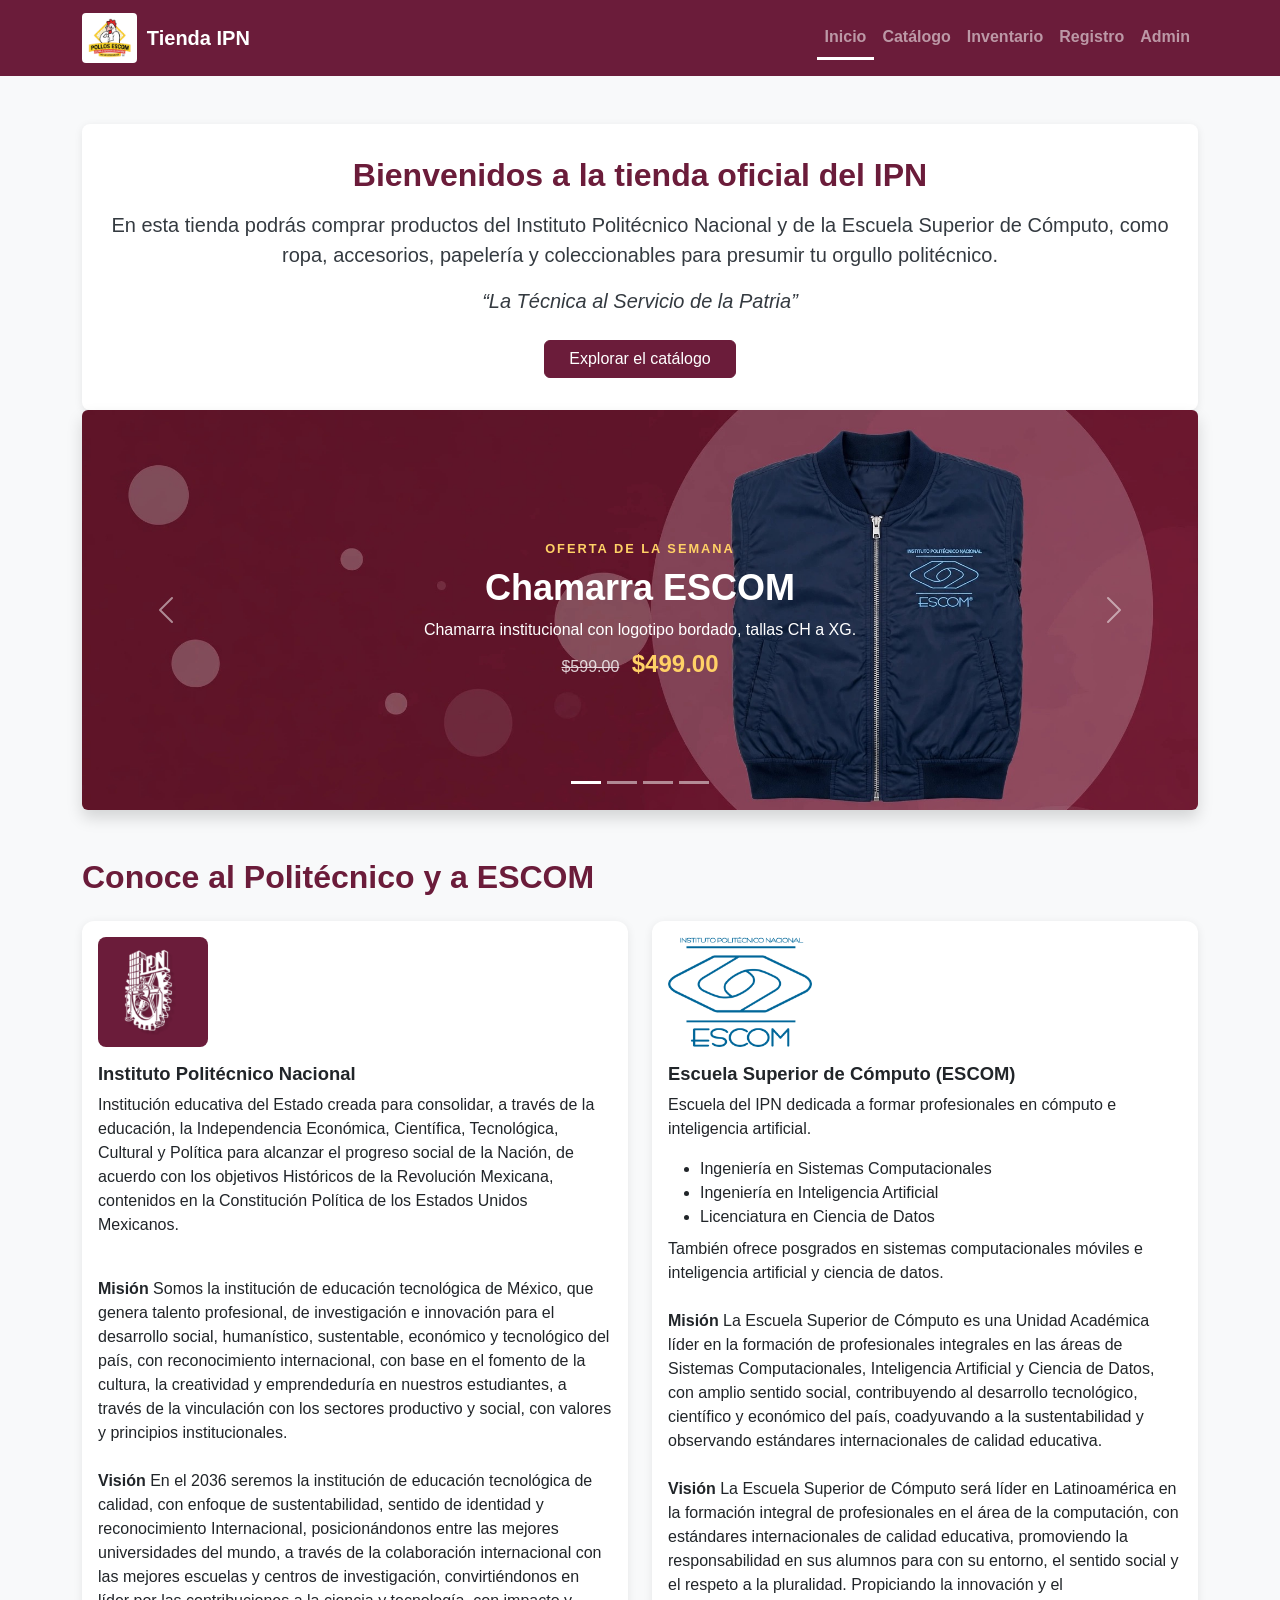
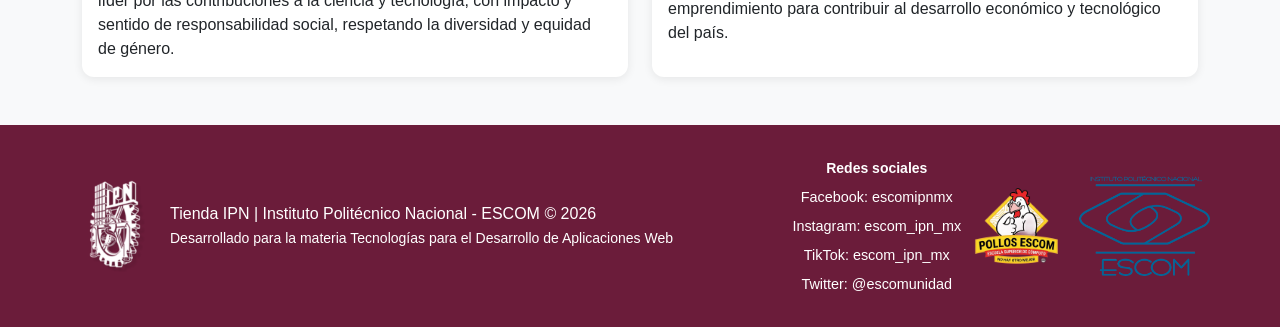
<file: index.html>
<!DOCTYPE html>
<html lang="es">

<head>
    <meta charset="UTF-8">
    <meta name="viewport" content="width=device-width, initial-scale=1.0">
    <meta name="author" content="Equipo 1 - 4CM5">
    <title>Inicio | Tienda IPN </title>

    <link rel="icon" href="img/logos/logo_equipo.png" type="image/png">
    <link rel="stylesheet" href="vendor/bootstrap/css/bootstrap.min.css">
    <link rel="stylesheet" href="css/estilos.css">
</head>

<body>

    <nav class="navbar navbar-expand-lg navbar-dark sticky-top">
        <div class="container">
            <a class="navbar-brand d-flex align-items-center" href="index.html">
                <img src="img/logos/logo_equipo.png" alt="Logo del Equipo 1">
                <span class="ms-2 fs-5 fw-bold d-none d-sm-block">Tienda IPN</span>
            </a>
            <button class="navbar-toggler" type="button" data-bs-toggle="collapse" data-bs-target="#navbarNav"
                aria-controls="navbarNav" aria-expanded="false" aria-label="Mostrar u ocultar la navegación">
                <span class="navbar-toggler-icon"></span>
            </button>
            <div class="collapse navbar-collapse justify-content-end" id="navbarNav">
                <ul class="navbar-nav">
                    <li class="nav-item"><a class="nav-link activo" aria-current="page" href="index.html">Inicio</a></li>
                    <li class="nav-item"><a class="nav-link" href="catalogo.html">Catálogo</a></li>
                    <li class="nav-item"><a class="nav-link" href="inventario.html">Inventario</a></li>
                    <li class="nav-item"><a class="nav-link" href="registro.html">Registro</a></li>
                    <li class="nav-item"><a class="nav-link" href="admin.html">Admin</a></li>
                </ul>
            </div>
        </div>
    </nav>

    
    <main class="container my-5">

        <section class="seccion-institucional text-center" aria-labelledby="titulo-bienvenida">
            <h2 id="titulo-bienvenida" class="mb-3">Bienvenidos a la tienda oficial del IPN</h2>
            <p class="lead mb-3">
                En esta tienda podrás comprar productos del Instituto Politécnico Nacional y de la
                Escuela Superior de Cómputo, como ropa, accesorios, papelería y coleccionables para
                presumir tu orgullo politécnico.
            </p>
            <p class="fst-italic fs-5 mb-4">“La Técnica al Servicio de la Patria”</p>
            <a href="catalogo.html" class="btn btn-guinda px-4">Explorar el catálogo</a>
        </section>


        <div id="carruselOfertas" class="carousel slide shadow rounded overflow-hidden" data-bs-ride="carousel">

            <div class="carousel-indicators">
                <button type="button" data-bs-target="#carruselOfertas" data-bs-slide-to="0" class="active"
                    aria-current="true" aria-label="Oferta 1: Chamarra ESCOM"></button>
                <button type="button" data-bs-target="#carruselOfertas" data-bs-slide-to="1"
                    aria-label="Oferta 2: Sudadera ESCOM"></button>
                <button type="button" data-bs-target="#carruselOfertas" data-bs-slide-to="2"
                    aria-label="Oferta 3: Termo ESCOM"></button>
                <button type="button" data-bs-target="#carruselOfertas" data-bs-slide-to="3"
                    aria-label="Oferta 4: Peluche Burrita Blanca"></button>
            </div>

            <div class="carousel-inner">
                <div class="carousel-item active">
                    <img src="img/productos/oferta-1.jpg" class="d-block w-100" alt="Chamarra ESCOM">
                    <div class="carousel-caption">
                        <p class="etiqueta-oferta mb-2">Oferta de la semana</p>
                        <h3>Chamarra ESCOM</h3>
                        <p class="d-none d-sm-block mb-1">Chamarra institucional con logotipo bordado, tallas CH a XG.</p>
                        <p class="mb-0">
                            <span class="precio-anterior">$599.00</span>
                            <span class="precio-oferta">$499.00</span>
                        </p>
                    </div>
                </div>

                <div class="carousel-item">
                    <img src="img/productos/oferta-2.WEBP" class="d-block w-100" alt="Sudadera con Gorro ESCOM">
                    <div class="carousel-caption">
                        <p class="etiqueta-oferta mb-2">Oferta de la semana</p>
                        <h3>Sudadera con Gorro ESCOM</h3>
                        <p class="d-none d-sm-block mb-1">Tela afelpada con logotipo bordado al frente.</p>
                        <p class="mb-0">
                            <span class="precio-anterior">$399.00</span>
                            <span class="precio-oferta">$329.00</span>
                        </p>
                    </div>
                </div>

                <div class="carousel-item">
                    <img src="img/productos/oferta-3.WEBP" class="d-block w-100" alt="Termo ESCOM 600 ml">
                    <div class="carousel-caption">
                        <p class="etiqueta-oferta mb-2">Oferta de la semana</p>
                        <h3>Termo ESCOM 600 ml</h3>
                        <p class="d-none d-sm-block mb-1">Acero inoxidable de doble pared, 12 horas de temperatura.</p>
                        <p class="mb-0">
                            <span class="precio-anterior">$179.00</span>
                            <span class="precio-oferta">$149.00</span>
                        </p>
                    </div>
                </div>

                <div class="carousel-item">
                    <img src="img/productos/oferta-4.jpg" class="d-block w-100" alt="Peluche Burrita Blanca">
                    <div class="carousel-caption">
                        <p class="etiqueta-oferta mb-2">Oferta de la semana</p>
                        <h3>Peluche Burrita Blanca</h3>
                        <p class="d-none d-sm-block mb-1">La mascota del Politécnico en peluche de 30 cm.</p>
                        <p class="mb-0">
                            <span class="precio-anterior">$169.00</span>
                            <span class="precio-oferta">$139.00</span>
                        </p>
                    </div>
                </div>
            </div>

            <button class="carousel-control-prev" type="button" data-bs-target="#carruselOfertas" data-bs-slide="prev">
                <span class="carousel-control-prev-icon" aria-hidden="true"></span>
                <span class="visually-hidden">Anterior</span>
            </button>
            <button class="carousel-control-next" type="button" data-bs-target="#carruselOfertas" data-bs-slide="next">
                <span class="carousel-control-next-icon" aria-hidden="true"></span>
                <span class="visually-hidden">Siguiente</span>
            </button>
        </div>



        <section class="mt-5" aria-labelledby="titulo-institucional">
            <h2 id="titulo-institucional" class="mb-4">Conoce al Politécnico y a ESCOM</h2>

            <div class="row g-4">
                <div class="col-12 col-lg-6">
                    <article class="card tarjeta-informativa h-100">
                        <div class="card-body">
                            <img src="img/logos/logo_ipn.png" alt="Logo del Instituto Politécnico Nacional"
                                class="logo-institucional logo-sobre-guinda mb-3">
                            <h3 class="card-title">Instituto Politécnico Nacional</h3>
                            <p class="card-text">
                            Institución educativa del Estado creada para consolidar, a través de la educación, la Independencia Económica, Científica, Tecnológica, Cultural y Política para alcanzar el progreso social de la Nación, de acuerdo con los objetivos Históricos de la Revolución Mexicana, contenidos en la Constitución Política de los Estados Unidos Mexicanos.
                            </p><br>
                            <p class="card-text mb-0">
                                <strong>Misión</strong> Somos la institución de educación tecnológica de México, que genera talento profesional, de investigación e innovación para el desarrollo social, humanístico, sustentable, económico y tecnológico del país, con reconocimiento internacional, con base en el fomento de la cultura, la creatividad y emprendeduría en nuestros estudiantes, a través de la vinculación con los sectores productivo y social, con valores y principios institucionales.<br><br>
                                <strong>Visión</strong> En el 2036 seremos la institución de educación tecnológica de calidad, con enfoque de sustentabilidad, sentido de identidad y reconocimiento Internacional, posicionándonos entre las mejores universidades del mundo, a través de la colaboración internacional con las mejores escuelas y centros de investigación, convirtiéndonos en líder por las contribuciones a la ciencia y tecnología, con impacto y sentido de responsabilidad social, respetando la diversidad y equidad de género.
                            </p>
                        </div>
                    </article>
                </div>

                <div class="col-12 col-lg-6">
                    <article class="card tarjeta-informativa h-100">
                        <div class="card-body">
                            <img src="img/logos/logo_escom.png" alt="Logo de la Escuela Superior de Cómputo"
                                class="logo-institucional mb-3">
                            <h3 class="card-title">Escuela Superior de Cómputo (ESCOM)</h3>
                            <p class="card-text">
                                Escuela del IPN dedicada a formar profesionales en cómputo e inteligencia artificial.
                            </p>
                            <ul class="mb-2">
                                <li>Ingeniería en Sistemas Computacionales</li>
                                <li>Ingeniería en Inteligencia Artificial</li>
                                <li>Licenciatura en Ciencia de Datos</li>
                            </ul>
                            <p class="card-text mb-0">
                                También ofrece posgrados en sistemas computacionales móviles e inteligencia artificial y
                                ciencia de datos.<br><br>
                            <strong>Misión</strong> La Escuela Superior de Cómputo es una Unidad Académica líder en la formación de profesionales integrales en las áreas de Sistemas Computacionales, Inteligencia Artificial y Ciencia de Datos, con amplio sentido social, contribuyendo al desarrollo tecnológico, científico y económico del país, coadyuvando a la sustentabilidad y observando estándares internacionales de calidad educativa.<br><br>
                            <strong>Visión</strong> La Escuela Superior de Cómputo será líder en Latinoamérica en la formación integral de profesionales en el área de la computación, con estándares internacionales de calidad educativa, promoviendo la responsabilidad en sus alumnos para con su entorno, el sentido social y el respeto a la pluralidad. Propiciando la innovación    y el emprendimiento para contribuir al desarrollo económico y tecnológico del país.
                            </p>
                        </div>
                    </article>
                </div>
            </div>
        </section>

    </main>

    <footer>
        <div class="container contenedor-footer">
            <img src="img/logos/logo_ipn.png" alt="Logo del Instituto Politécnico Nacional" class="imagen-footer">

            <div class="contenedor-central-footer">
                <div class="bloque-texto">
                    <p class="mb-0">Tienda IPN | Instituto Politécnico Nacional - ESCOM &copy; 2026</p>
                    <small>Desarrollado para la materia Tecnologías para el Desarrollo de Aplicaciones Web</small>
                </div>
                <div class="bloque-redes">
                    <small class="fw-bold">Redes sociales</small>
                    <ul class="list-unstyled mb-0 lista-redes-footer">
                        <li><a href="https://www.facebook.com/share/1BSBQNFr3F/" class="footer-link"
                                target="_blank" rel="noopener noreferrer">Facebook: escomipnmx</a></li>
                        <li><a href="https://www.instagram.com/escom_ipn_mx" class="footer-link" target="_blank"
                                rel="noopener noreferrer">Instagram: escom_ipn_mx</a></li>
                        <li><a href="https://www.tiktok.com/@escom_ipn_mx" class="footer-link" target="_blank"
                                rel="noopener noreferrer">TikTok: escom_ipn_mx</a></li>
                        <li><a href="https://x.com/escomunidad/" class="footer-link" target="_blank"
                                rel="noopener noreferrer">Twitter: @escomunidad</a></li>
                    </ul>
                </div>
            </div>

            <div class="d-flex align-items-center gap-2">
                <img src="img/logos/logo_equipo.png" alt="Logo del equipo" class="imagen-footer">
                <img src="img/logos/logo_escom.png" alt="Logo ESCOM" class="imagen-footer logo-escom-footer">
            </div>
        </div>
    </footer>

    <script src="vendor/bootstrap/js/bootstrap.bundle.min.js"></script>
</body>

</html>
</file>
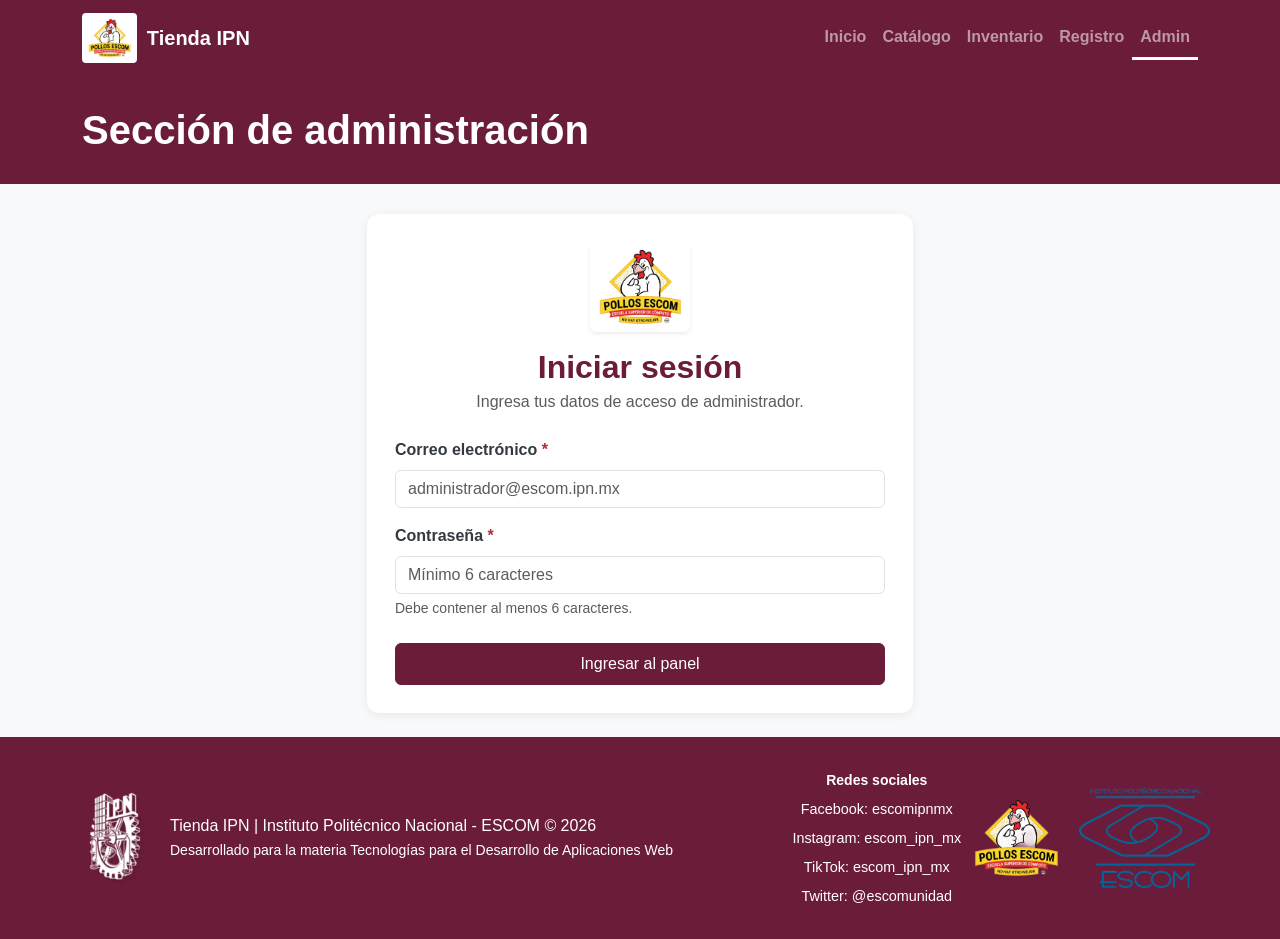
<file: admin.html>
<!DOCTYPE html>
<html lang="es">

<head>
    <meta charset="UTF-8">
    <meta name="viewport" content="width=device-width, initial-scale=1.0">
    <meta name="author" content="Equipo 1 - 4CM5">
    <title>Administrador | Tienda IPN </title>

    <link rel="icon" href="img/logos/logo_equipo.png" type="image/png">
    <link rel="stylesheet" href="vendor/bootstrap/css/bootstrap.min.css">
    <link rel="stylesheet" href="css/estilos.css">
</head>

<body>

    <nav class="navbar navbar-expand-lg navbar-dark sticky-top">
        <div class="container">
            <a class="navbar-brand d-flex align-items-center" href="index.html">
                <img src="img/logos/logo_equipo.png" alt="Logo del Equipo 1">
                <span class="ms-2 fs-5 fw-bold d-none d-sm-block">Tienda IPN</span>
            </a>
            <button class="navbar-toggler" type="button" data-bs-toggle="collapse" data-bs-target="#navbarNav"
                aria-controls="navbarNav" aria-expanded="false" aria-label="Mostrar u ocultar la navegación">
                <span class="navbar-toggler-icon"></span>
            </button>
            <div class="collapse navbar-collapse justify-content-end" id="navbarNav">
                <ul class="navbar-nav">
                    <li class="nav-item"><a class="nav-link" href="index.html">Inicio</a></li>
                    <li class="nav-item"><a class="nav-link" href="catalogo.html">Catálogo</a></li>
                    <li class="nav-item"><a class="nav-link" href="inventario.html">Inventario</a></li>
                    <li class="nav-item"><a class="nav-link" href="registro.html">Registro</a></li>
                    <li class="nav-item"><a class="nav-link activo" aria-current="page" href="admin.html">Admin</a></li>
                </ul>
            </div>
        </div>
    </nav>

    <header class="encabezado-pagina">
        <div class="container">
            <h1>Sección de administración</h1>
            </div>
    </header>

    <main class="container pb-4">

        <div class="row justify-content-center">
            <div class="col-12 col-md-8 col-lg-6">
                <section class="panel-formulario">
                    <div class="text-center mb-4">
                        <img src="img/logos/logo_equipo.png" alt="Logo del Equipo 1" class="rounded shadow-sm"
                            width="100" height="90" style="object-fit: cover;">
                        <h2 class="mt-3 mb-1">Iniciar sesión</h2>
                        <p class="text-muted mb-0">Ingresa tus datos de acceso de administrador.</p>
                    </div>

                    <form id="formAdmin" novalidate>
                        <div class="mb-3">
                            <label for="correoAdmin" class="form-label">
                                Correo electrónico <span class="obligatorio" aria-hidden="true">*</span>
                            </label>
                            <input type="email" class="form-control" id="correoAdmin" name="correoAdmin"
                                placeholder="administrador@escom.ipn.mx" autocomplete="username"
                                aria-describedby="errorCorreoAdmin">
                            <p class="mensaje-error" id="errorCorreoAdmin" role="alert"></p>
                        </div>

                        <div class="mb-4">
                            <label for="contrasenaAdmin" class="form-label">
                                Contraseña <span class="obligatorio" aria-hidden="true">*</span>
                            </label>
                            <input type="password" class="form-control" id="contrasenaAdmin" name="contrasenaAdmin"
                                placeholder="Mínimo 6 caracteres" autocomplete="current-password"
                                aria-describedby="errorContrasenaAdmin ayudaContrasena">
                            <div id="ayudaContrasena" class="form-text">Debe contener al menos 6 caracteres.</div>
                            <p class="mensaje-error" id="errorContrasenaAdmin" role="alert"></p>
                        </div>

                        <button type="submit" class="btn btn-guinda w-100 py-2">Ingresar al panel</button>
                    </form>

                    <div id="resumenAcceso" class="mt-4">
                        <div class="alert alert-success mb-0" role="status">
                            <h3 class="h6 alert-heading">Acceso correcto</h3>
                            <p class="mb-1">Bienvenido, administrador.</p>
                            <p class="mb-0 small">Correo ingresado: <strong id="salidaCorreoAdmin"></strong></p>
                            <p class="mb-0 small">Contraseña ingresada: <strong id="salidaContrasenaAdmin"></strong></p>
                        </div>
                    </div>
                </section>
            </div>
        </div>

    </main>

    <footer>
        <div class="container contenedor-footer">
            <img src="img/logos/logo_ipn.png" alt="Logo del Instituto Politécnico Nacional" class="imagen-footer">

            <div class="contenedor-central-footer">
                <div class="bloque-texto">
                    <p class="mb-0">Tienda IPN | Instituto Politécnico Nacional - ESCOM &copy; 2026</p>
                    <small>Desarrollado para la materia Tecnologías para el Desarrollo de Aplicaciones Web</small>
                </div>
                <div class="bloque-redes">
                    <small class="fw-bold">Redes sociales</small>
                    <ul class="list-unstyled mb-0 lista-redes-footer">
                        <li><a href="https://www.facebook.com/share/1BSBQNFr3F/" class="footer-link"
                                target="_blank" rel="noopener noreferrer">Facebook: escomipnmx</a></li>
                        <li><a href="https://www.instagram.com/escom_ipn_mx" class="footer-link" target="_blank"
                                rel="noopener noreferrer">Instagram: escom_ipn_mx</a></li>
                        <li><a href="https://www.tiktok.com/@escom_ipn_mx" class="footer-link" target="_blank"
                                rel="noopener noreferrer">TikTok: escom_ipn_mx</a></li>
                        <li><a href="https://x.com/escomunidad/" class="footer-link" target="_blank"
                                rel="noopener noreferrer">Twitter: @escomunidad</a></li>
                    </ul>
                </div>
            </div>

            <div class="d-flex align-items-center gap-2">
                <img src="img/logos/logo_equipo.png" alt="Logo del equipo" class="imagen-footer">
                <img src="img/logos/logo_escom.png" alt="Logo ESCOM" class="imagen-footer logo-escom-footer">
            </div>
        </div>
    </footer>

    <script src="vendor/bootstrap/js/bootstrap.bundle.min.js"></script>
    <script src="js/validaciones.js"></script>
</body>

</html>
</file>
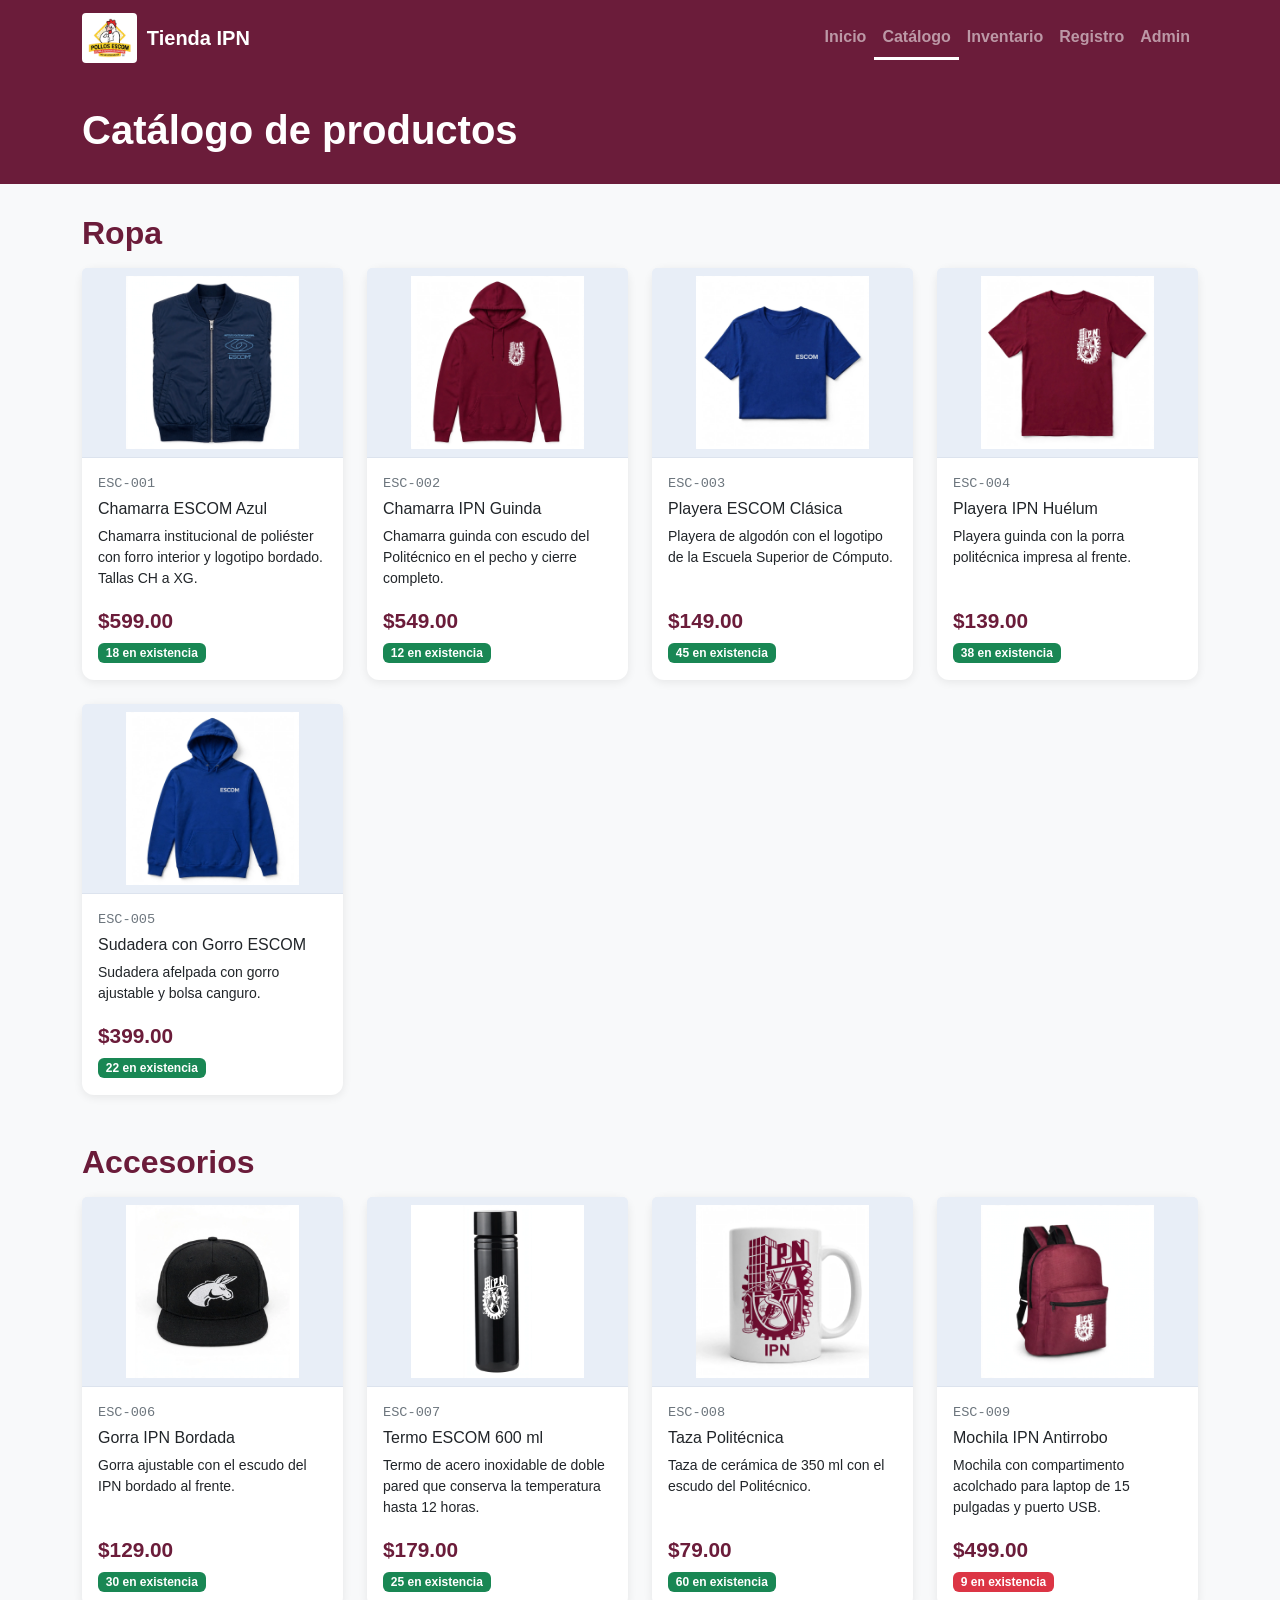
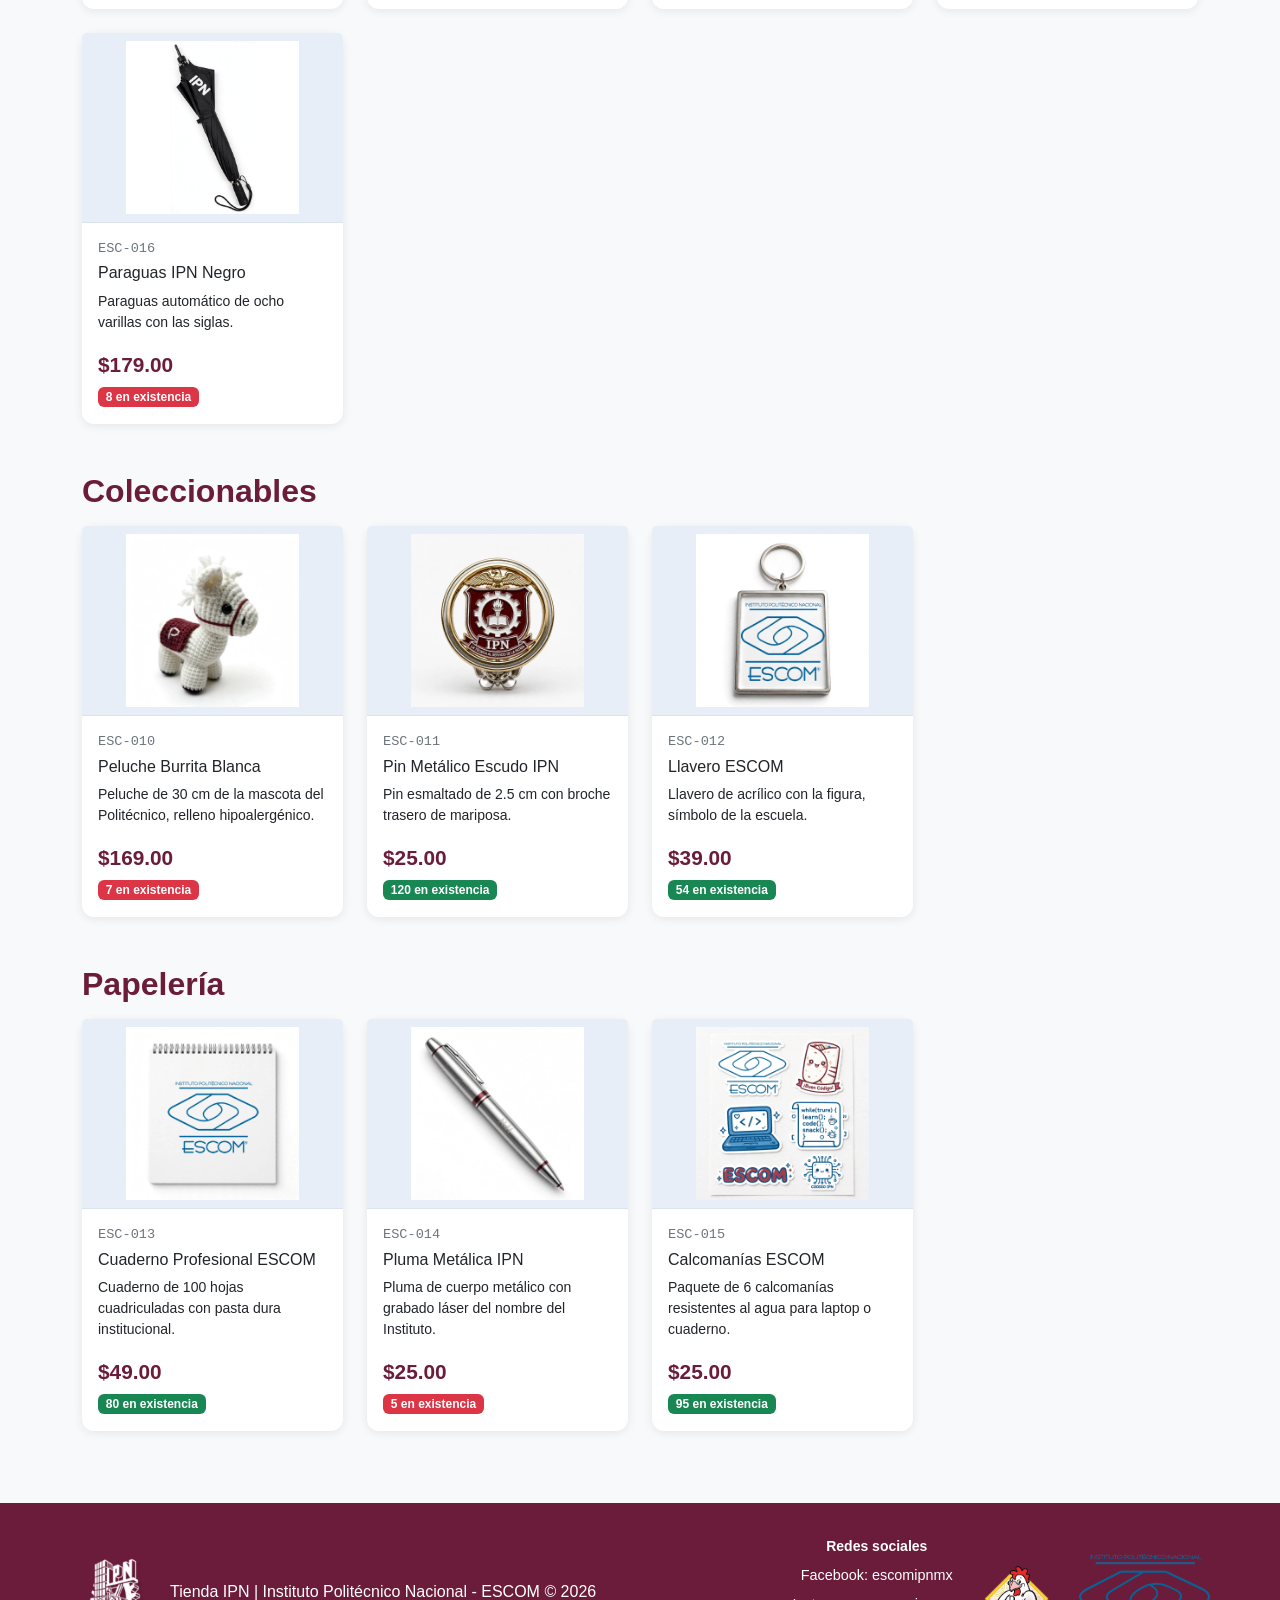
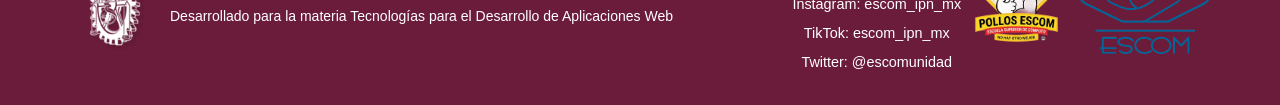
<file: catalogo.html>
<!DOCTYPE html>
<html lang="es">

<head>
    <meta charset="UTF-8">
    <meta name="viewport" content="width=device-width, initial-scale=1.0">
    <meta name="author" content="Equipo 1 - 4CM5">
    <title>Catálogo | Tienda IPN </title>
    <link rel="icon" href="img/logos/logo_equipo.png" type="image/png">
    <link rel="stylesheet" href="vendor/bootstrap/css/bootstrap.min.css">
    <link rel="stylesheet" href="css/estilos.css">
</head>

<body>
    <nav class="navbar navbar-expand-lg navbar-dark sticky-top">
        <div class="container">
            <a class="navbar-brand d-flex align-items-center" href="index.html">
                <img src="img/logos/logo_equipo.png" alt="Logo del Equipo 1">
                <span class="ms-2 fs-5 fw-bold d-none d-sm-block">Tienda IPN</span>
            </a>
            <button class="navbar-toggler" type="button" data-bs-toggle="collapse" data-bs-target="#navbarNav"
                aria-controls="navbarNav" aria-expanded="false" aria-label="Mostrar u ocultar la navegación">
                <span class="navbar-toggler-icon"></span>
            </button>
            <div class="collapse navbar-collapse justify-content-end" id="navbarNav">
                <ul class="navbar-nav">
                    <li class="nav-item"><a class="nav-link" href="index.html">Inicio</a></li>
                    <li class="nav-item"><a class="nav-link activo" aria-current="page" href="catalogo.html">Catálogo</a></li>
                    <li class="nav-item"><a class="nav-link" href="inventario.html">Inventario</a></li>
                    <li class="nav-item"><a class="nav-link" href="registro.html">Registro</a></li>
                    <li class="nav-item"><a class="nav-link" href="admin.html">Admin</a></li>
                </ul>
            </div>
        </div>
    </nav>

    <header class="encabezado-pagina">
        <div class="container">
            <h1>Catálogo de productos</h1>
        </div>
    </header>

    <main class="container pb-4">

        <section id="ropa" class="mb-5">
            <h2 class="mb-3">Ropa</h2>
            <div class="row row-cols-1 row-cols-sm-2 row-cols-lg-3 row-cols-xl-4 g-4">

                <div class="col">
                    <article class="card tarjeta-producto">
                        <img src="img/productos/ESC-001.WEBP" class="card-img-top" alt="Chamarra ESCOM Azul" width="600" height="600" loading="lazy">
                        <div class="card-body d-flex flex-column">
                            <p class="codigo-producto mb-1">ESC-001</p>
                            <h3 class="h6 card-title">Chamarra ESCOM Azul</h3>
                            <p class="card-text small flex-grow-1">Chamarra institucional de poliéster con forro interior
                                y logotipo bordado. Tallas CH a XG.</p>
                            <p class="precio-producto mb-1">$599.00</p>
                            <p class="mb-0"><span class="badge text-bg-success">18 en existencia</span></p>
                        </div>
                    </article>
                </div>

                <div class="col">
                    <article class="card tarjeta-producto">
                        <img src="img/productos/ESC-002.JPG" class="card-img-top" alt="Chamarra IPN Guinda" width="600" height="600" loading="lazy">
                        <div class="card-body d-flex flex-column">
                            <p class="codigo-producto mb-1">ESC-002</p>
                            <h3 class="h6 card-title">Chamarra IPN Guinda</h3>
                            <p class="card-text small flex-grow-1">Chamarra guinda con escudo del Politécnico en el pecho
                                y cierre completo.</p>
                            <p class="precio-producto mb-1">$549.00</p>
                            <p class="mb-0"><span class="badge text-bg-success">12 en existencia</span></p>
                        </div>
                    </article>
                </div>

                <div class="col">
                    <article class="card tarjeta-producto">
                        <img src="img/productos/ESC-003.JPG" class="card-img-top" alt="Playera ESCOM Clásica" width="600" height="600" loading="lazy">
                        <div class="card-body d-flex flex-column">
                            <p class="codigo-producto mb-1">ESC-003</p>
                            <h3 class="h6 card-title">Playera ESCOM Clásica</h3>
                            <p class="card-text small flex-grow-1">Playera de algodón con el logotipo de la Escuela
                                Superior de Cómputo.</p>
                            <p class="precio-producto mb-1">$149.00</p>
                            <p class="mb-0"><span class="badge text-bg-success">45 en existencia</span></p>
                        </div>
                    </article>
                </div>

                <div class="col">
                    <article class="card tarjeta-producto">
                        <img src="img/productos/ESC-004.jpg" class="card-img-top" alt="Playera IPN Huélum" width="600" height="600" loading="lazy">
                        <div class="card-body d-flex flex-column">
                            <p class="codigo-producto mb-1">ESC-004</p>
                            <h3 class="h6 card-title">Playera IPN Huélum</h3>
                            <p class="card-text small flex-grow-1">Playera guinda con la porra politécnica impresa al frente.</p>
                            <p class="precio-producto mb-1">$139.00</p>
                            <p class="mb-0"><span class="badge text-bg-success">38 en existencia</span></p>
                        </div>
                    </article>
                </div>

                <div class="col">
                    <article class="card tarjeta-producto">
                        <img src="img/productos/ESC-005.JPG" class="card-img-top" alt="Sudadera con Gorro ESCOM" width="600" height="600" loading="lazy">
                        <div class="card-body d-flex flex-column">
                            <p class="codigo-producto mb-1">ESC-005</p>
                            <h3 class="h6 card-title">Sudadera con Gorro ESCOM</h3>
                            <p class="card-text small flex-grow-1">Sudadera afelpada con gorro ajustable y bolsa
                                canguro.</p>
                            <p class="precio-producto mb-1">$399.00</p>
                            <p class="mb-0"><span class="badge text-bg-success">22 en existencia</span></p>
                        </div>
                    </article>
                </div>

            </div>
        </section>

        <section id="accesorios" class="mb-5">
            <h2 class="mb-3">Accesorios</h2>
            <div class="row row-cols-1 row-cols-sm-2 row-cols-lg-3 row-cols-xl-4 g-4">

                <div class="col">
                    <article class="card tarjeta-producto">
                        <img src="img/productos/ESC-006.PNG" class="card-img-top" alt="Gorra IPN Bordada" width="600" height="600" loading="lazy">
                        <div class="card-body d-flex flex-column">
                            <p class="codigo-producto mb-1">ESC-006</p>
                            <h3 class="h6 card-title">Gorra IPN Bordada</h3>
                            <p class="card-text small flex-grow-1">Gorra ajustable con el escudo del IPN bordado al
                                frente.</p>
                            <p class="precio-producto mb-1">$129.00</p>
                            <p class="mb-0"><span class="badge text-bg-success">30 en existencia</span></p>
                        </div>
                    </article>
                </div>

                <div class="col">
                    <article class="card tarjeta-producto">
                        <img src="img/productos/ESC-007.PNG" class="card-img-top" alt="Termo ESCOM 600 ml" width="600" height="600" loading="lazy">
                        <div class="card-body d-flex flex-column">
                            <p class="codigo-producto mb-1">ESC-007</p>
                            <h3 class="h6 card-title">Termo ESCOM 600 ml</h3>
                            <p class="card-text small flex-grow-1">Termo de acero inoxidable de doble pared que conserva
                                la temperatura hasta 12 horas.</p>
                            <p class="precio-producto mb-1">$179.00</p>
                            <p class="mb-0"><span class="badge text-bg-success">25 en existencia</span></p>
                        </div>
                    </article>
                </div>

                <div class="col">
                    <article class="card tarjeta-producto">
                        <img src="img/productos/ESC-008.JPG" class="card-img-top" alt="Taza Politécnica" width="600" height="600" loading="lazy">
                        <div class="card-body d-flex flex-column">
                            <p class="codigo-producto mb-1">ESC-008</p>
                            <h3 class="h6 card-title">Taza Politécnica</h3>
                            <p class="card-text small flex-grow-1">Taza de cerámica de 350 ml con el escudo del
                                Politécnico.</p>
                            <p class="precio-producto mb-1">$79.00</p>
                            <p class="mb-0"><span class="badge text-bg-success">60 en existencia</span></p>
                        </div>
                    </article>
                </div>

                <div class="col">
                    <article class="card tarjeta-producto">
                        <img src="img/productos/ESC-009.WEBP" class="card-img-top" alt="Mochila ESCOM Antirrobo" width="600" height="600" loading="lazy">
                        <div class="card-body d-flex flex-column">
                            <p class="codigo-producto mb-1">ESC-009</p>
                            <h3 class="h6 card-title">Mochila IPN Antirrobo</h3>
                            <p class="card-text small flex-grow-1">Mochila con compartimento acolchado para laptop de 15
                                pulgadas y puerto USB.</p>
                            <p class="precio-producto mb-1">$499.00</p>
                            <p class="mb-0"><span class="badge text-bg-danger">9 en existencia</span></p>
                        </div>
                    </article>
                </div>

                <div class="col">
                    <article class="card tarjeta-producto">
                        <img src="img/productos/ESC-016.PNG" class="card-img-top" alt="Paraguas IPN Negro" width="600" height="600" loading="lazy">
                        <div class="card-body d-flex flex-column">
                            <p class="codigo-producto mb-1">ESC-016</p>
                            <h3 class="h6 card-title">Paraguas IPN Negro</h3>
                            <p class="card-text small flex-grow-1">Paraguas automático de ocho varillas con las siglas.</p>
                            <p class="precio-producto mb-1">$179.00</p>
                            <p class="mb-0"><span class="badge text-bg-danger">8 en existencia</span></p>
                        </div>
                    </article>
                </div>

            </div>
        </section>

        <section id="coleccionables" class="mb-5">
            <h2 class="mb-3">Coleccionables</h2>
            <div class="row row-cols-1 row-cols-sm-2 row-cols-lg-3 row-cols-xl-4 g-4">

                <div class="col">
                    <article class="card tarjeta-producto">
                        <img src="img/productos/ESC-010.JPG" class="card-img-top" alt="Peluche Burrita Blanca" width="600" height="600" loading="lazy">
                        <div class="card-body d-flex flex-column">
                            <p class="codigo-producto mb-1">ESC-010</p>
                            <h3 class="h6 card-title">Peluche Burrita Blanca</h3>
                            <p class="card-text small flex-grow-1">Peluche de 30 cm de la mascota del Politécnico,
                                relleno hipoalergénico.</p>
                            <p class="precio-producto mb-1">$169.00</p>
                            <p class="mb-0"><span class="badge text-bg-danger">7 en existencia</span></p>
                        </div>
                    </article>
                </div>

                <div class="col">
                    <article class="card tarjeta-producto">
                        <img src="img/productos/ESC-011.JPG" class="card-img-top" alt="Pin Metálico Escudo IPN" width="600" height="600" loading="lazy">
                        <div class="card-body d-flex flex-column">
                            <p class="codigo-producto mb-1">ESC-011</p>
                            <h3 class="h6 card-title">Pin Metálico Escudo IPN</h3>
                            <p class="card-text small flex-grow-1">Pin esmaltado de 2.5 cm con broche trasero de
                                mariposa.</p>
                            <p class="precio-producto mb-1">$25.00</p>
                            <p class="mb-0"><span class="badge text-bg-success">120 en existencia</span></p>
                        </div>
                    </article>
                </div>

                <div class="col">
                    <article class="card tarjeta-producto">
                        <img src="img/productos/ESC-012.JPG" class="card-img-top" alt="Llavero Búho ESCOM" width="600" height="600" loading="lazy">
                        <div class="card-body d-flex flex-column">
                            <p class="codigo-producto mb-1">ESC-012</p>
                            <h3 class="h6 card-title">Llavero ESCOM</h3>
                            <p class="card-text small flex-grow-1">Llavero de acrílico con la figura, símbolo
                                de la escuela.</p>
                            <p class="precio-producto mb-1">$39.00</p>
                            <p class="mb-0"><span class="badge text-bg-success">54 en existencia</span></p>
                        </div>
                    </article>
                </div>

            </div>
        </section>

        <section id="papeleria" class="mb-5">
            <h2 class="mb-3">Papelería</h2>
            <div class="row row-cols-1 row-cols-sm-2 row-cols-lg-3 row-cols-xl-4 g-4">

                <div class="col">
                    <article class="card tarjeta-producto">
                        <img src="img/productos/ESC-013.JPG" class="card-img-top" alt="Cuaderno Profesional ESCOM" width="600" height="600" loading="lazy">
                        <div class="card-body d-flex flex-column">
                            <p class="codigo-producto mb-1">ESC-013</p>
                            <h3 class="h6 card-title">Cuaderno Profesional ESCOM</h3>
                            <p class="card-text small flex-grow-1">Cuaderno de 100 hojas cuadriculadas con pasta dura
                                institucional.</p>
                            <p class="precio-producto mb-1">$49.00</p>
                            <p class="mb-0"><span class="badge text-bg-success">80 en existencia</span></p>
                        </div>
                    </article>
                </div>

                <div class="col">
                    <article class="card tarjeta-producto">
                        <img src="img/productos/ESC-014.JPG" class="card-img-top" alt="Pluma Metálica IPN" width="600" height="600" loading="lazy">
                        <div class="card-body d-flex flex-column">
                            <p class="codigo-producto mb-1">ESC-014</p>
                            <h3 class="h6 card-title">Pluma Metálica IPN</h3>
                            <p class="card-text small flex-grow-1">Pluma de cuerpo metálico con grabado láser del nombre
                                del Instituto.</p>
                            <p class="precio-producto mb-1">$25.00</p>
                            <p class="mb-0"><span class="badge text-bg-danger">5 en existencia</span></p>
                        </div>
                    </article>
                </div>

                <div class="col">
                    <article class="card tarjeta-producto">
                        <img src="img/productos/ESC-015.JPG" class="card-img-top" alt="Calcomanías ESCOM" width="600" height="600" loading="lazy">
                        <div class="card-body d-flex flex-column">
                            <p class="codigo-producto mb-1">ESC-015</p>
                            <h3 class="h6 card-title">Calcomanías ESCOM</h3>
                            <p class="card-text small flex-grow-1">Paquete de 6 calcomanías resistentes al agua para
                                laptop o cuaderno.</p>
                            <p class="precio-producto mb-1">$25.00</p>
                            <p class="mb-0"><span class="badge text-bg-success">95 en existencia</span></p>
                        </div>
                    </article>
                </div>

            </div>
        </section>

    </main>

    <footer>
        <div class="container contenedor-footer">
            <img src="img/logos/logo_ipn.png" alt="Logo del Instituto Politécnico Nacional" class="imagen-footer">

            <div class="contenedor-central-footer">
                <div class="bloque-texto">
                    <p class="mb-0">Tienda IPN | Instituto Politécnico Nacional - ESCOM &copy; 2026</p>
                    <small>Desarrollado para la materia Tecnologías para el Desarrollo de Aplicaciones Web</small>
                </div>
                <div class="bloque-redes">
                    <small class="fw-bold">Redes sociales</small>
                    <ul class="list-unstyled mb-0 lista-redes-footer">
                        <li><a href="https://www.facebook.com/share/1BSBQNFr3F/" class="footer-link"
                                target="_blank" rel="noopener noreferrer">Facebook: escomipnmx</a></li>
                        <li><a href="https://www.instagram.com/escom_ipn_mx" class="footer-link" target="_blank"
                                rel="noopener noreferrer">Instagram: escom_ipn_mx</a></li>
                        <li><a href="https://www.tiktok.com/@escom_ipn_mx" class="footer-link" target="_blank"
                                rel="noopener noreferrer">TikTok: escom_ipn_mx</a></li>
                        <li><a href="https://x.com/escomunidad/" class="footer-link" target="_blank"
                                rel="noopener noreferrer">Twitter: @escomunidad</a></li>
                    </ul>
                </div>
            </div>

            <div class="d-flex align-items-center gap-2">
                <img src="img/logos/logo_equipo.png" alt="Logo del equipo" class="imagen-footer">
                <img src="img/logos/logo_escom.png" alt="Logo ESCOM" class="imagen-footer logo-escom-footer">
            </div>
        </div>
    </footer>

    <script src="vendor/bootstrap/js/bootstrap.bundle.min.js"></script>
</body>

</html>
</file>
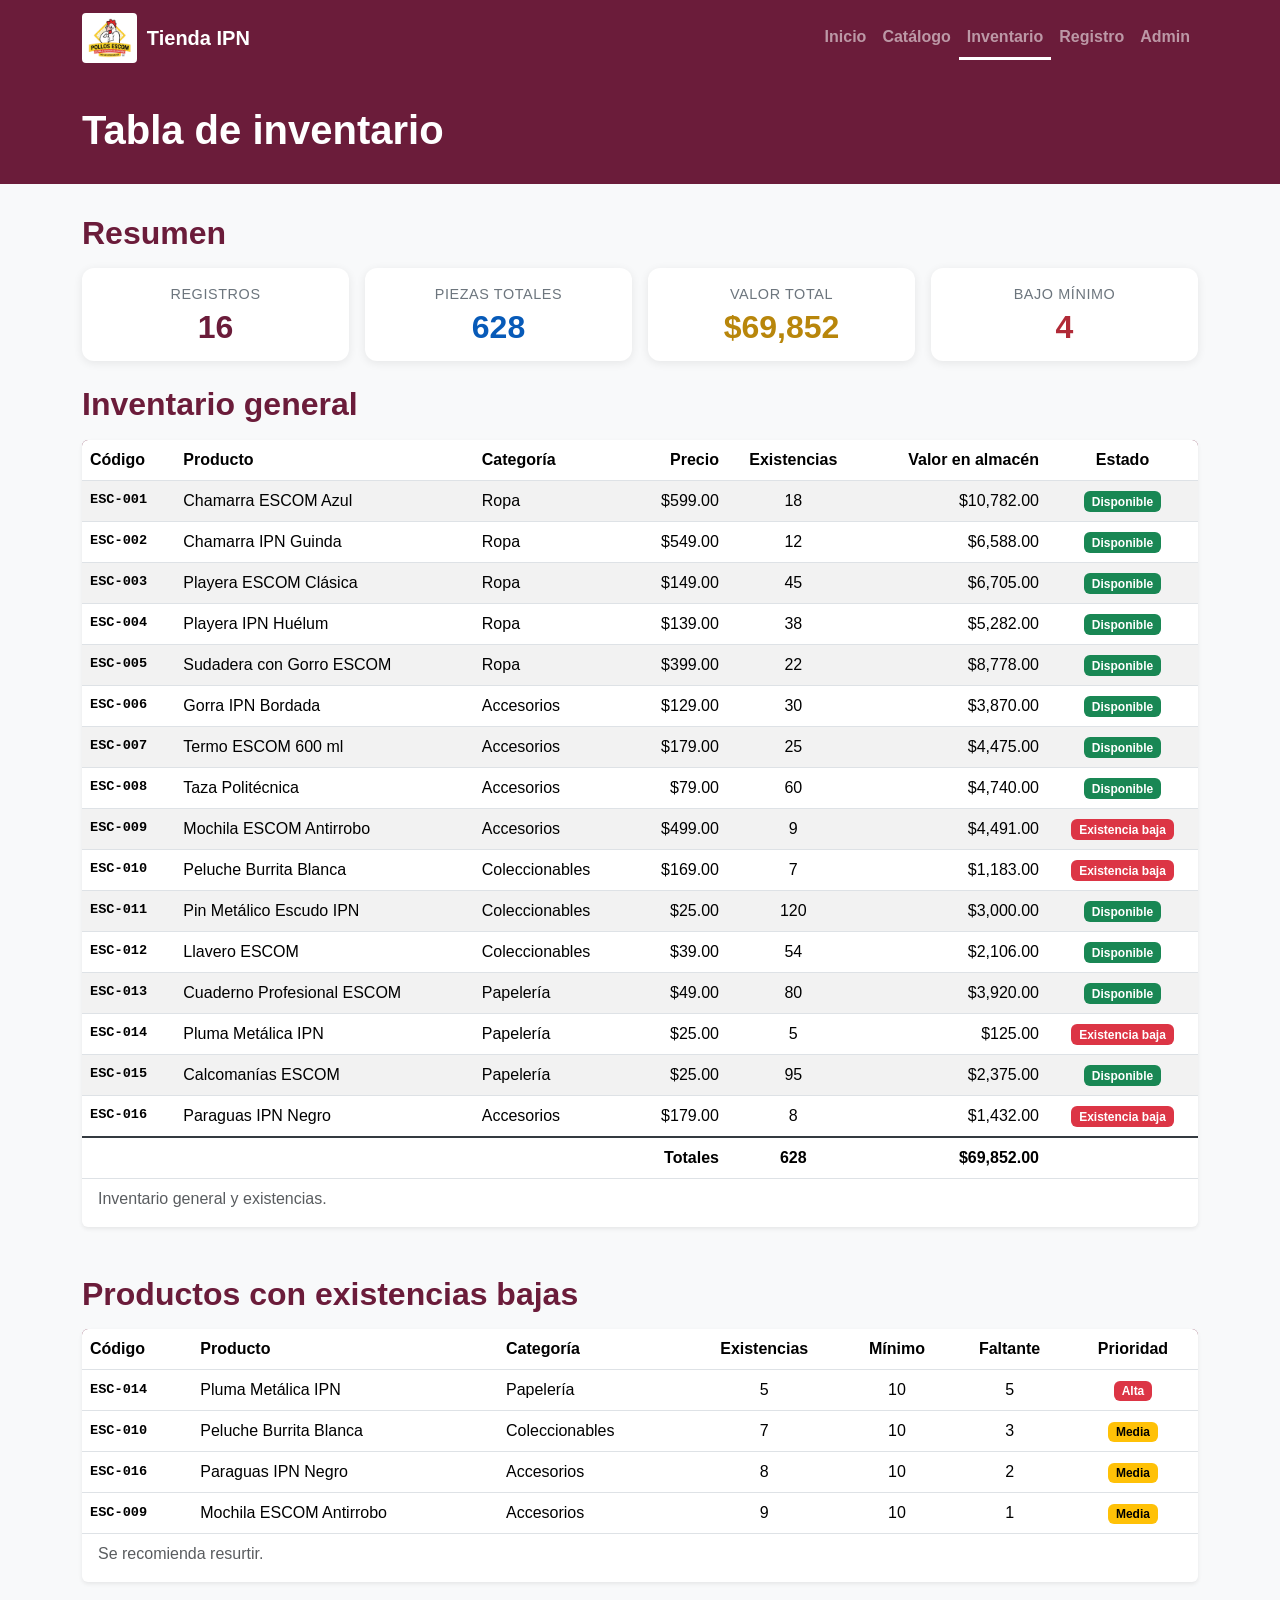
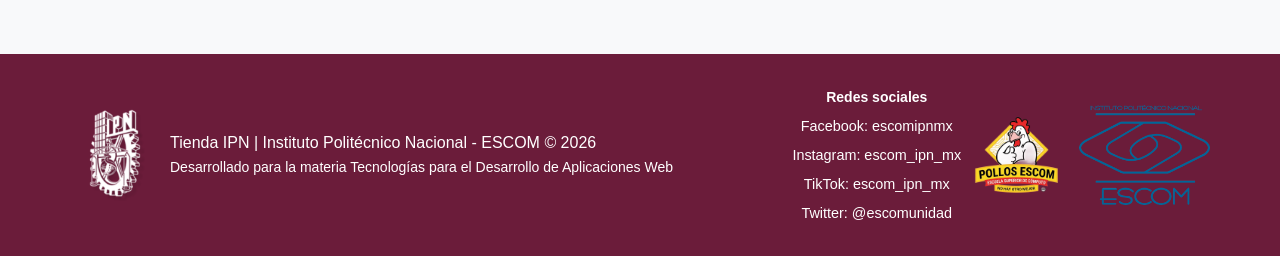
<file: inventario.html>
<!DOCTYPE html>
<html lang="es">

<head>
    <meta charset="UTF-8">
    <meta name="viewport" content="width=device-width, initial-scale=1.0">
    <meta name="author" content="Equipo 1 - 4CM5">
    <title>Inventario | Tienda IPN - Control de Inventario</title>

    <link rel="icon" href="img/logos/logo_equipo.png" type="image/png">
    <link rel="stylesheet" href="vendor/bootstrap/css/bootstrap.min.css">
    <link rel="stylesheet" href="css/estilos.css">
</head>

<body>

    <nav class="navbar navbar-expand-lg navbar-dark sticky-top">
        <div class="container">
            <a class="navbar-brand d-flex align-items-center" href="index.html">
                <img src="img/logos/logo_equipo.png" alt="Logo del Equipo 1">
                <span class="ms-2 fs-5 fw-bold d-none d-sm-block">Tienda IPN</span>
            </a>
            <button class="navbar-toggler" type="button" data-bs-toggle="collapse" data-bs-target="#navbarNav"
                aria-controls="navbarNav" aria-expanded="false" aria-label="Mostrar u ocultar la navegación">
                <span class="navbar-toggler-icon"></span>
            </button>
            <div class="collapse navbar-collapse justify-content-end" id="navbarNav">
                <ul class="navbar-nav">
                    <li class="nav-item"><a class="nav-link" href="index.html">Inicio</a></li>
                    <li class="nav-item"><a class="nav-link" href="catalogo.html">Catálogo</a></li>
                    <li class="nav-item"><a class="nav-link activo" aria-current="page" href="inventario.html">Inventario</a></li>
                    <li class="nav-item"><a class="nav-link" href="registro.html">Registro</a></li>
                    <li class="nav-item"><a class="nav-link" href="admin.html">Admin</a></li>
                </ul>
            </div>
        </div>
    </nav>

    <header class="encabezado-pagina">
        <div class="container">
            <h1>Tabla de inventario</h1>
        </div>
    </header>

    <main class="container pb-4">

        <section id="resumen" class="mb-4">
            <h2 class="mb-3">Resumen</h2>
            <div class="row g-3">
                <div class="col-12 col-sm-6 col-lg-3">
                    <article class="card tarjeta-indicador">
                        <div class="card-body">
                            <p class="etiqueta-indicador mb-1">Registros</p>
                            <p class="valor-indicador mb-0">16</p>
                        </div>
                    </article>
                </div>
                <div class="col-12 col-sm-6 col-lg-3">
                    <article class="card tarjeta-indicador acento-azul">
                        <div class="card-body">
                            <p class="etiqueta-indicador mb-1">Piezas totales</p>
                            <p class="valor-indicador mb-0">628</p>
                        </div>
                    </article>
                </div>
                <div class="col-12 col-sm-6 col-lg-3">
                    <article class="card tarjeta-indicador acento-dorado">
                        <div class="card-body">
                            <p class="etiqueta-indicador mb-1">Valor total</p>
                            <p class="valor-indicador mb-0">$69,852</p>
                        </div>
                    </article>
                </div>
                <div class="col-12 col-sm-6 col-lg-3">
                    <article class="card tarjeta-indicador acento-roja">
                        <div class="card-body">
                            <p class="etiqueta-indicador mb-1">Bajo mínimo</p>
                            <p class="valor-indicador mb-0">4</p>
                        </div>
                    </article>
                </div>
            </div>
        </section>

        <section id="tabla-general" class="mb-5">
            <h2 class="mb-3">Inventario general</h2>

            <div class="table-responsive shadow-sm rounded bg-white">
                <table class="table table-striped table-hover align-middle mb-0 tabla-inventario">
                    <caption class="px-3 pb-3">Inventario general y existencias.</caption>
                    <thead>
                        <tr>
                            <th scope="col">Código</th>
                            <th scope="col">Producto</th>
                            <th scope="col">Categoría</th>
                            <th scope="col" class="text-end">Precio</th>
                            <th scope="col" class="text-center">Existencias</th>
                            <th scope="col" class="text-end">Valor en almacén</th>
                            <th scope="col" class="text-center">Estado</th>
                        </tr>
                    </thead>
                    <tbody>
                        <tr>
                            <th scope="row" class="codigo-producto">ESC-001</th>
                            <td>Chamarra ESCOM Azul</td>
                            <td>Ropa</td>
                            <td class="text-end">$599.00</td>
                            <td class="text-center">18</td>
                            <td class="text-end">$10,782.00</td>
                            <td class="text-center"><span class="badge text-bg-success">Disponible</span></td>
                        </tr>
                        <tr>
                            <th scope="row" class="codigo-producto">ESC-002</th>
                            <td>Chamarra IPN Guinda</td>
                            <td>Ropa</td>
                            <td class="text-end">$549.00</td>
                            <td class="text-center">12</td>
                            <td class="text-end">$6,588.00</td>
                            <td class="text-center"><span class="badge text-bg-success">Disponible</span></td>
                        </tr>
                        <tr>
                            <th scope="row" class="codigo-producto">ESC-003</th>
                            <td>Playera ESCOM Clásica</td>
                            <td>Ropa</td>
                            <td class="text-end">$149.00</td>
                            <td class="text-center">45</td>
                            <td class="text-end">$6,705.00</td>
                            <td class="text-center"><span class="badge text-bg-success">Disponible</span></td>
                        </tr>
                        <tr>
                            <th scope="row" class="codigo-producto">ESC-004</th>
                            <td>Playera IPN Huélum</td>
                            <td>Ropa</td>
                            <td class="text-end">$139.00</td>
                            <td class="text-center">38</td>
                            <td class="text-end">$5,282.00</td>
                            <td class="text-center"><span class="badge text-bg-success">Disponible</span></td>
                        </tr>
                        <tr>
                            <th scope="row" class="codigo-producto">ESC-005</th>
                            <td>Sudadera con Gorro ESCOM</td>
                            <td>Ropa</td>
                            <td class="text-end">$399.00</td>
                            <td class="text-center">22</td>
                            <td class="text-end">$8,778.00</td>
                            <td class="text-center"><span class="badge text-bg-success">Disponible</span></td>
                        </tr>
                        <tr>
                            <th scope="row" class="codigo-producto">ESC-006</th>
                            <td>Gorra IPN Bordada</td>
                            <td>Accesorios</td>
                            <td class="text-end">$129.00</td>
                            <td class="text-center">30</td>
                            <td class="text-end">$3,870.00</td>
                            <td class="text-center"><span class="badge text-bg-success">Disponible</span></td>
                        </tr>
                        <tr>
                            <th scope="row" class="codigo-producto">ESC-007</th>
                            <td>Termo ESCOM 600 ml</td>
                            <td>Accesorios</td>
                            <td class="text-end">$179.00</td>
                            <td class="text-center">25</td>
                            <td class="text-end">$4,475.00</td>
                            <td class="text-center"><span class="badge text-bg-success">Disponible</span></td>
                        </tr>
                        <tr>
                            <th scope="row" class="codigo-producto">ESC-008</th>
                            <td>Taza Politécnica</td>
                            <td>Accesorios</td>
                            <td class="text-end">$79.00</td>
                            <td class="text-center">60</td>
                            <td class="text-end">$4,740.00</td>
                            <td class="text-center"><span class="badge text-bg-success">Disponible</span></td>
                        </tr>
                        <tr class="fila-existencia-baja">
                            <th scope="row" class="codigo-producto">ESC-009</th>
                            <td>Mochila ESCOM Antirrobo</td>
                            <td>Accesorios</td>
                            <td class="text-end">$499.00</td>
                            <td class="text-center">9</td>
                            <td class="text-end">$4,491.00</td>
                            <td class="text-center"><span class="badge text-bg-danger">Existencia baja</span></td>
                        </tr>
                        <tr class="fila-existencia-baja">
                            <th scope="row" class="codigo-producto">ESC-010</th>
                            <td>Peluche Burrita Blanca</td>
                            <td>Coleccionables</td>
                            <td class="text-end">$169.00</td>
                            <td class="text-center">7</td>
                            <td class="text-end">$1,183.00</td>
                            <td class="text-center"><span class="badge text-bg-danger">Existencia baja</span></td>
                        </tr>
                        <tr>
                            <th scope="row" class="codigo-producto">ESC-011</th>
                            <td>Pin Metálico Escudo IPN</td>
                            <td>Coleccionables</td>
                            <td class="text-end">$25.00</td>
                            <td class="text-center">120</td>
                            <td class="text-end">$3,000.00</td>
                            <td class="text-center"><span class="badge text-bg-success">Disponible</span></td>
                        </tr>
                        <tr>
                            <th scope="row" class="codigo-producto">ESC-012</th>
                            <td>Llavero ESCOM</td>
                            <td>Coleccionables</td>
                            <td class="text-end">$39.00</td>
                            <td class="text-center">54</td>
                            <td class="text-end">$2,106.00</td>
                            <td class="text-center"><span class="badge text-bg-success">Disponible</span></td>
                        </tr>
                        <tr>
                            <th scope="row" class="codigo-producto">ESC-013</th>
                            <td>Cuaderno Profesional ESCOM</td>
                            <td>Papelería</td>
                            <td class="text-end">$49.00</td>
                            <td class="text-center">80</td>
                            <td class="text-end">$3,920.00</td>
                            <td class="text-center"><span class="badge text-bg-success">Disponible</span></td>
                        </tr>
                        <tr class="fila-existencia-baja">
                            <th scope="row" class="codigo-producto">ESC-014</th>
                            <td>Pluma Metálica IPN</td>
                            <td>Papelería</td>
                            <td class="text-end">$25.00</td>
                            <td class="text-center">5</td>
                            <td class="text-end">$125.00</td>
                            <td class="text-center"><span class="badge text-bg-danger">Existencia baja</span></td>
                        </tr>
                        <tr>
                            <th scope="row" class="codigo-producto">ESC-015</th>
                            <td>Calcomanías ESCOM</td>
                            <td>Papelería</td>
                            <td class="text-end">$25.00</td>
                            <td class="text-center">95</td>
                            <td class="text-end">$2,375.00</td>
                            <td class="text-center"><span class="badge text-bg-success">Disponible</span></td>
                        </tr>
                        <tr class="fila-existencia-baja">
                            <th scope="row" class="codigo-producto">ESC-016</th>
                            <td>Paraguas IPN Negro</td>
                            <td>Accesorios</td>
                            <td class="text-end">$179.00</td>
                            <td class="text-center">8</td>
                            <td class="text-end">$1,432.00</td>
                            <td class="text-center"><span class="badge text-bg-danger">Existencia baja</span></td>
                        </tr>
                    </tbody>
                    <tfoot class="table-group-divider fw-bold">
                        <tr>
                            <td colspan="4" class="text-end">Totales</td>
                            <td class="text-center">628</td>
                            <td class="text-end">$69,852.00</td>
                            <td></td>
                        </tr>
                    </tfoot>
                </table>
            </div>
        </section>

        <section id="existencias-bajas" class="mb-5">
            <h2 class="mb-3">Productos con existencias bajas</h2>

            <div class="table-responsive shadow-sm rounded bg-white">
                <table class="table table-hover align-middle mb-0 tabla-inventario tabla-existencias">
                    <caption class="px-3 pb-3">Se recomienda resurtir.</caption>
                    <thead>
                        <tr>
                            <th scope="col">Código</th>
                            <th scope="col">Producto</th>
                            <th scope="col">Categoría</th>
                            <th scope="col" class="text-center">Existencias</th>
                            <th scope="col" class="text-center">Mínimo</th>
                            <th scope="col" class="text-center">Faltante</th>
                            <th scope="col" class="text-center">Prioridad</th>
                        </tr>
                    </thead>
                    <tbody>
                        <tr class="fila-existencia-baja">
                            <th scope="row" class="codigo-producto">ESC-014</th>
                            <td>Pluma Metálica IPN</td>
                            <td>Papelería</td>
                            <td class="text-center">5</td>
                            <td class="text-center">10</td>
                            <td class="text-center">5</td>
                            <td class="text-center"><span class="badge text-bg-danger">Alta</span></td>
                        </tr>
                        <tr class="fila-existencia-baja">
                            <th scope="row" class="codigo-producto">ESC-010</th>
                            <td>Peluche Burrita Blanca</td>
                            <td>Coleccionables</td>
                            <td class="text-center">7</td>
                            <td class="text-center">10</td>
                            <td class="text-center">3</td>
                            <td class="text-center"><span class="badge text-bg-warning">Media</span></td>
                        </tr>
                        <tr class="fila-existencia-baja">
                            <th scope="row" class="codigo-producto">ESC-016</th>
                            <td>Paraguas IPN Negro</td>
                            <td>Accesorios</td>
                            <td class="text-center">8</td>
                            <td class="text-center">10</td>
                            <td class="text-center">2</td>
                            <td class="text-center"><span class="badge text-bg-warning">Media</span></td>
                        </tr>
                        <tr class="fila-existencia-baja">
                            <th scope="row" class="codigo-producto">ESC-009</th>
                            <td>Mochila ESCOM Antirrobo</td>
                            <td>Accesorios</td>
                            <td class="text-center">9</td>
                            <td class="text-center">10</td>
                            <td class="text-center">1</td>
                            <td class="text-center"><span class="badge text-bg-warning">Media</span></td>
                        </tr>
                    </tbody>
                </table>
            </div>
        </section>

    </main>

    <footer>
        <div class="container contenedor-footer">
            <img src="img/logos/logo_ipn.png" alt="Logo del Instituto Politécnico Nacional" class="imagen-footer">

            <div class="contenedor-central-footer">
                <div class="bloque-texto">
                    <p class="mb-0">Tienda IPN | Instituto Politécnico Nacional - ESCOM &copy; 2026</p>
                    <small>Desarrollado para la materia Tecnologías para el Desarrollo de Aplicaciones Web</small>
                </div>
                <div class="bloque-redes">
                    <small class="fw-bold">Redes sociales</small>
                    <ul class="list-unstyled mb-0 lista-redes-footer">
                        <li><a href="https://www.facebook.com/share/1BSBQNFr3F/" class="footer-link"
                                target="_blank" rel="noopener noreferrer">Facebook: escomipnmx</a></li>
                        <li><a href="https://www.instagram.com/escom_ipn_mx" class="footer-link" target="_blank"
                                rel="noopener noreferrer">Instagram: escom_ipn_mx</a></li>
                        <li><a href="https://www.tiktok.com/@escom_ipn_mx" class="footer-link" target="_blank"
                                rel="noopener noreferrer">TikTok: escom_ipn_mx</a></li>
                        <li><a href="https://x.com/escomunidad/" class="footer-link" target="_blank"
                                rel="noopener noreferrer">Twitter: @escomunidad</a></li>
                    </ul>
                </div>
            </div>

            <div class="d-flex align-items-center gap-2">
                <img src="img/logos/logo_equipo.png" alt="Logo del equipo" class="imagen-footer">
                <img src="img/logos/logo_escom.png" alt="Logo ESCOM" class="imagen-footer logo-escom-footer">
            </div>
        </div>
    </footer>

    <script src="vendor/bootstrap/js/bootstrap.bundle.min.js"></script>
</body>

</html>
</file>
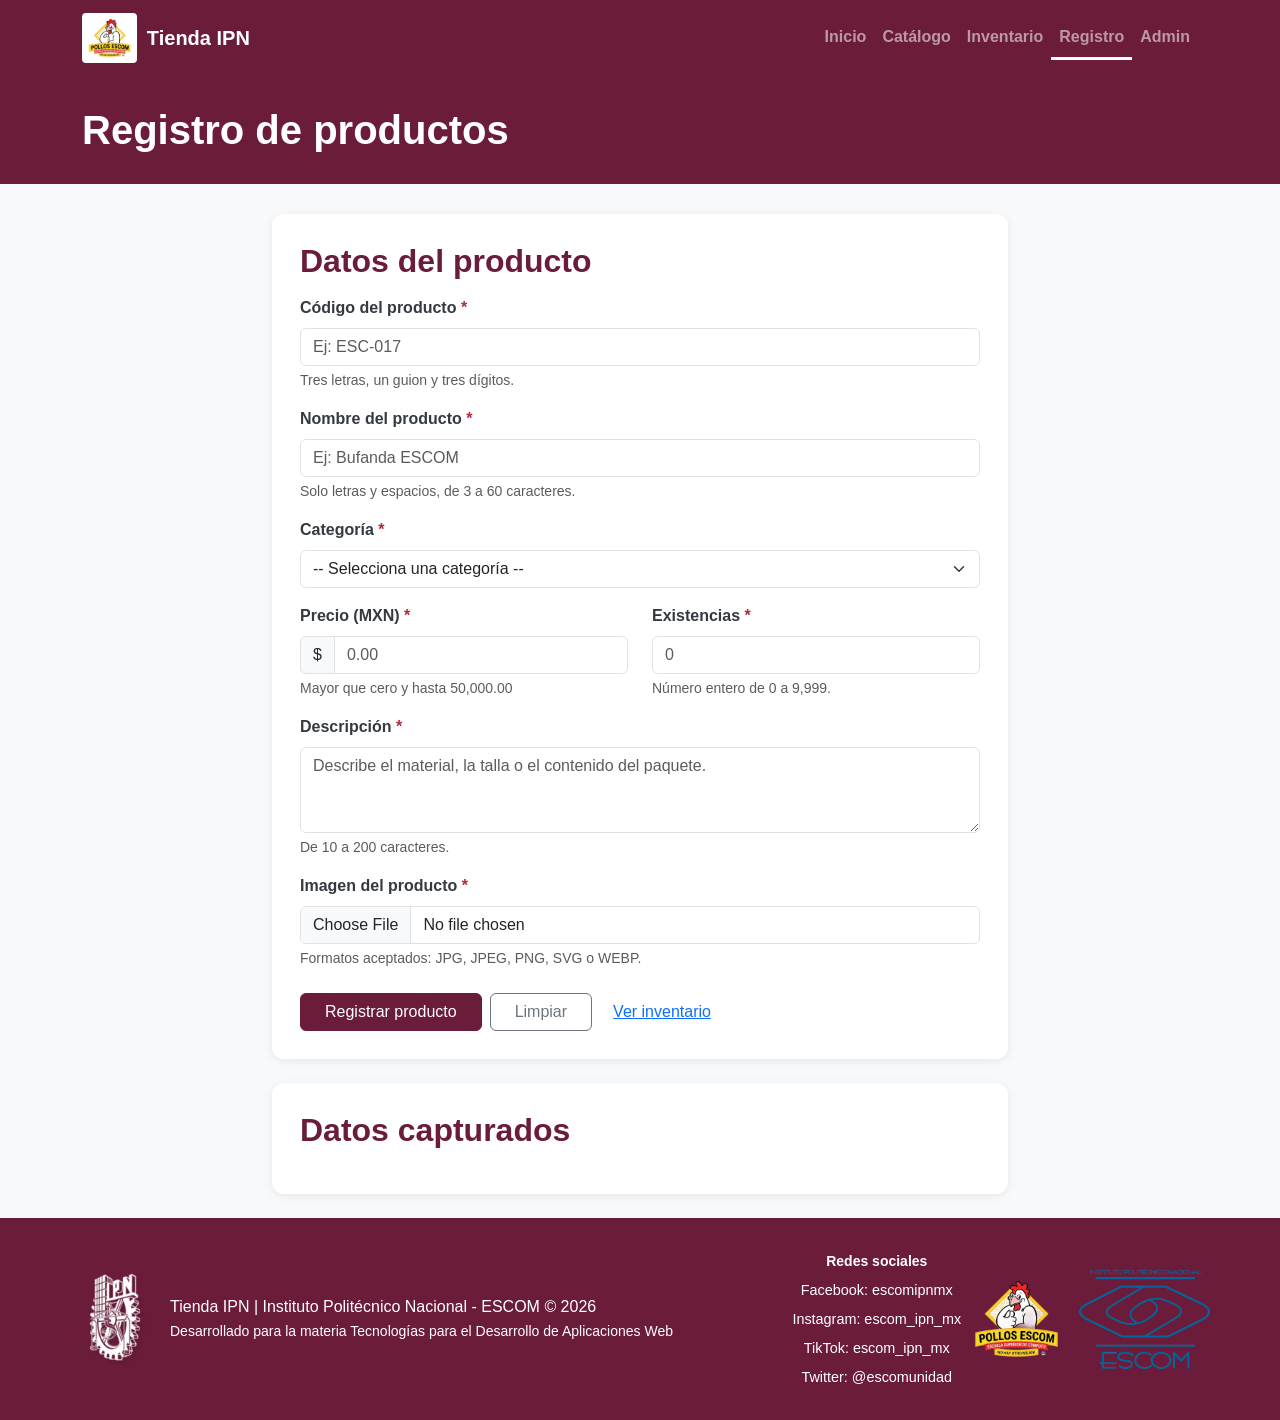
<file: registro.html>
<!DOCTYPE html>
<html lang="es">

<head>
    <meta charset="UTF-8">
    <meta name="viewport" content="width=device-width, initial-scale=1.0">
    <meta name="author" content="Equipo 1 - 4CM5">
    <title>Registro de producto | Tienda IPN </title>

    <link rel="icon" href="img/logos/logo_equipo.png" type="image/png">
    <link rel="stylesheet" href="vendor/bootstrap/css/bootstrap.min.css">
    <link rel="stylesheet" href="css/estilos.css">
</head>

<body>

    <nav class="navbar navbar-expand-lg navbar-dark sticky-top">
        <div class="container">
            <a class="navbar-brand d-flex align-items-center" href="index.html">
                <img src="img/logos/logo_equipo.png" alt="Logo del Equipo 1">
                <span class="ms-2 fs-5 fw-bold d-none d-sm-block">Tienda IPN</span>
            </a>
            <button class="navbar-toggler" type="button" data-bs-toggle="collapse" data-bs-target="#navbarNav"
                aria-controls="navbarNav" aria-expanded="false" aria-label="Mostrar u ocultar la navegación">
                <span class="navbar-toggler-icon"></span>
            </button>
            <div class="collapse navbar-collapse justify-content-end" id="navbarNav">
                <ul class="navbar-nav">
                    <li class="nav-item"><a class="nav-link" href="index.html">Inicio</a></li>
                    <li class="nav-item"><a class="nav-link" href="catalogo.html">Catálogo</a></li>
                    <li class="nav-item"><a class="nav-link" href="inventario.html">Inventario</a></li>
                    <li class="nav-item"><a class="nav-link activo" aria-current="page" href="registro.html">Registro</a></li>
                    <li class="nav-item"><a class="nav-link" href="admin.html">Admin</a></li>
                </ul>
            </div>
        </div>
    </nav>

    <header class="encabezado-pagina">
        <div class="container">
            <h1>Registro de productos</h1>
        </div>
    </header>

    <main class="container pb-4">

        <div class="row justify-content-center">
            <div class="col-12 col-lg-8">
                <section id="alta-producto" class="panel-formulario">
                    <h2 class="mb-3">Datos del producto</h2>

                    <form id="formProducto" novalidate>

                        <div class="mb-3">
                            <label for="codigo" class="form-label">
                                Código del producto <span class="obligatorio" aria-hidden="true">*</span>
                            </label>
                            <input type="text" class="form-control" id="codigo" name="codigo"
                                placeholder="Ej: ESC-017" aria-describedby="errorCodigo ayudaCodigo">
                            <div id="ayudaCodigo" class="form-text">Tres letras, un guion y tres dígitos.</div>
                            <p class="mensaje-error" id="errorCodigo" role="alert"></p>
                        </div>

                        <div class="mb-3">
                            <label for="nombre" class="form-label">
                                Nombre del producto <span class="obligatorio" aria-hidden="true">*</span>
                            </label>
                            <input type="text" class="form-control" id="nombre" name="nombre"
                                placeholder="Ej: Bufanda ESCOM" aria-describedby="errorNombre ayudaNombre">
                            <div id="ayudaNombre" class="form-text">Solo letras y espacios, de 3 a 60 caracteres.</div>
                            <p class="mensaje-error" id="errorNombre" role="alert"></p>
                        </div>

                        <div class="mb-3">
                            <label for="categoria" class="form-label">
                                Categoría <span class="obligatorio" aria-hidden="true">*</span>
                            </label>
                            <select class="form-select" id="categoria" name="categoria" aria-describedby="errorCategoria">
                                <option value="">-- Selecciona una categoría --</option>
                                <option value="Ropa">Ropa</option>
                                <option value="Accesorios">Accesorios</option>
                                <option value="Coleccionables">Coleccionables</option>
                                <option value="Papelería">Papelería</option>
                            </select>
                            <p class="mensaje-error" id="errorCategoria" role="alert"></p>
                        </div>

                        <div class="row">
                            <div class="col-12 col-md-6 mb-3">
                                <label for="precio" class="form-label">
                                    Precio (MXN) <span class="obligatorio" aria-hidden="true">*</span>
                                </label>
                                <div class="input-group">
                                    <span class="input-group-text">$</span>
                                    <input type="number" class="form-control" id="precio" name="precio" step="0.01"
                                        placeholder="0.00" aria-describedby="errorPrecio ayudaPrecio">
                                </div>
                                <div id="ayudaPrecio" class="form-text">Mayor que cero y hasta 50,000.00</div>
                                <p class="mensaje-error" id="errorPrecio" role="alert"></p>
                            </div>

                            <div class="col-12 col-md-6 mb-3">
                                <label for="existencias" class="form-label">
                                    Existencias <span class="obligatorio" aria-hidden="true">*</span>
                                </label>
                                <input type="number" class="form-control" id="existencias" name="existencias" step="1"
                                    placeholder="0" aria-describedby="errorExistencias ayudaExistencias">
                                <div id="ayudaExistencias" class="form-text">Número entero de 0 a 9,999.</div>
                                <p class="mensaje-error" id="errorExistencias" role="alert"></p>
                            </div>
                        </div>

                        <div class="mb-3">
                            <label for="descripcion" class="form-label">
                                Descripción <span class="obligatorio" aria-hidden="true">*</span>
                            </label>
                            <textarea class="form-control" id="descripcion" name="descripcion" rows="3"
                                placeholder="Describe el material, la talla o el contenido del paquete."
                                aria-describedby="errorDescripcion ayudaDescripcion"></textarea>
                            <div id="ayudaDescripcion" class="form-text">De 10 a 200 caracteres.</div>
                            <p class="mensaje-error" id="errorDescripcion" role="alert"></p>
                        </div>

                        <div class="mb-4">
                            <label for="imagen" class="form-label">
                                Imagen del producto <span class="obligatorio" aria-hidden="true">*</span>
                            </label>
                            <input type="file" class="form-control" id="imagen" name="imagen"
                                accept=".jpg,.jpeg,.png,.svg,.webp" aria-describedby="errorImagen ayudaImagen">
                            <div id="ayudaImagen" class="form-text">Formatos aceptados: JPG, JPEG, PNG, SVG o WEBP.</div>
                            <p class="mensaje-error" id="errorImagen" role="alert"></p>
                        </div>

                        <div class="d-flex flex-wrap gap-2">
                            <button type="submit" class="btn btn-guinda px-4">Registrar producto</button>
                            <button type="reset" class="btn btn-outline-secondary px-4" id="btnLimpiar">Limpiar</button>
                            <a href="inventario.html" class="btn btn-link">Ver inventario</a>
                        </div>
                    </form>
                </section>

                <section id="resultado" class="panel-formulario mt-4">
                    <h2 class="mb-3">Datos capturados</h2>

                    <p id="avisoInicial" class="text-muted">
                    </p>

                    <div id="resumenDatos">
                        <div class="alert alert-success" role="status">
                            <strong>Producto registrado correctamente.</strong>
                        </div>

                        <div class="table-responsive">
                            <table class="table table-sm table-bordered align-middle mb-0">
                                <tbody>
                                    <tr><th scope="row" class="w-50">Código</th><td id="salidaCodigo"></td></tr>
                                    <tr><th scope="row">Nombre</th><td id="salidaNombre"></td></tr>
                                    <tr><th scope="row">Categoría</th><td id="salidaCategoria"></td></tr>
                                    <tr><th scope="row">Precio</th><td id="salidaPrecio"></td></tr>
                                    <tr><th scope="row">Existencias</th><td id="salidaExistencias"></td></tr>
                                    <tr><th scope="row">Valor en almacén</th><td id="salidaValor"></td></tr>
                                    <tr><th scope="row">Descripción</th><td id="salidaDescripcion"></td></tr>
                                    <tr><th scope="row">Archivo de imagen</th><td id="salidaImagen"></td></tr>
                                    <tr><th scope="row">Estado de existencias</th><td id="salidaEstado"></td></tr>
                                </tbody>
                            </table>
                        </div>
                    </div>
                </section>
            </div>
        </div>

    </main>

    <footer>
        <div class="container contenedor-footer">
            <img src="img/logos/logo_ipn.png" alt="Logo del Instituto Politécnico Nacional" class="imagen-footer">

            <div class="contenedor-central-footer">
                <div class="bloque-texto">
                    <p class="mb-0">Tienda IPN | Instituto Politécnico Nacional - ESCOM &copy; 2026</p>
                    <small>Desarrollado para la materia Tecnologías para el Desarrollo de Aplicaciones Web</small>
                </div>
                <div class="bloque-redes">
                    <small class="fw-bold">Redes sociales</small>
                    <ul class="list-unstyled mb-0 lista-redes-footer">
                        <li><a href="https://www.facebook.com/share/1BSBQNFr3F/" class="footer-link"
                                target="_blank" rel="noopener noreferrer">Facebook: escomipnmx</a></li>
                        <li><a href="https://www.instagram.com/escom_ipn_mx" class="footer-link" target="_blank"
                                rel="noopener noreferrer">Instagram: escom_ipn_mx</a></li>
                        <li><a href="https://www.tiktok.com/@escom_ipn_mx" class="footer-link" target="_blank"
                                rel="noopener noreferrer">TikTok: escom_ipn_mx</a></li>
                        <li><a href="https://x.com/escomunidad/" class="footer-link" target="_blank"
                                rel="noopener noreferrer">Twitter: @escomunidad</a></li>
                    </ul>
                </div>
            </div>

            <div class="d-flex align-items-center gap-2">
                <img src="img/logos/logo_equipo.png" alt="Logo del equipo" class="imagen-footer">
                <img src="img/logos/logo_escom.png" alt="Logo ESCOM" class="imagen-footer logo-escom-footer">
            </div>
        </div>
    </footer>

    <script src="vendor/bootstrap/js/bootstrap.bundle.min.js"></script>
    <script src="js/validaciones.js"></script>
</body>

</html>
</file>
<file: css/estilos.css>
/* ---------- Base de la pagina ---------- */

* {
    box-sizing: border-box;
}

body {
    background-color: #f8f9fa;
    min-height: 100vh;
    display: flex;
    flex-direction: column;
    font-family: "Segoe UI", Tahoma, Geneva, Verdana, sans-serif;
    color: #343a40;
}

main {
    flex: 1;
}

h1,
h2,
h3,
h4 {
    font-weight: 700;
    color: #6b1c3a;
}

a {
    color: #075ab8;
}

a:hover {
    color: #0a6fdc;
}

/* ---------- Barra de navegacion ---------- */

.navbar {
    background-color: #6b1c3a;
}

.navbar-brand img {
    height: 50px;
    width: auto;
    margin-right: 2px;
    border-radius: 4px;
    background-color: #ffffff;
    padding: 2px;
}

.navbar .nav-link {
    font-weight: 600;
}

.navbar .nav-link.activo {
    border-bottom: 3px solid #ffffff;
}

/* ---------- Pie de pagina ---------- */

footer {
    background-color: #6b1c3a;
    color: #ffffff;
    text-align: center;
    padding: 1rem 0;
    margin-top: auto;
}

footer a {
    color: #ffffff;
}

.contenedor-footer {
    display: flex;
    justify-content: space-between;
    align-items: center;
    flex-wrap: wrap;
    padding: 15px 0;
}

.imagen-footer {
    max-height: 100px;
    width: auto;
    border-radius: 6px;
    padding: 4px;
}

.imagen-footer.logo-escom-footer {
    background-color: transparent;
    padding: 0;
    max-height: 100px;
}

.contenedor-central-footer {
    flex: 1;
    max-width: 70%;
    display: flex;
    flex-direction: row;
    justify-content: space-between;
    align-items: center;
    text-align: center;
    gap: 15px;
}

.bloque-texto {
    text-align: left;
}

.bloque-redes {
    text-align: center;
}

.lista-redes-footer {
    display: flex;
    flex-direction: column;
    align-items: center;
    gap: 5px;
    margin-top: 5px;
}

.footer-link {
    color: inherit;
    text-decoration: none;
    font-size: 0.9rem;
}

.footer-link:hover {
    text-decoration: underline;
}

/* ---------- Carrusel de ofertas ---------- */

.carousel-item {
    height: 400px;
    background-color: #6b1c3a;
}

.carousel-item:nth-child(even) {
    background-color: #075ab8;
}

.carousel-item img {
    width: 100%;
    height: 100%;
    object-fit: cover;
}

.carousel-caption {
    position: absolute;
    top: 0;
    right: 0;
    bottom: 0;
    left: 0;
    display: flex;
    flex-direction: column;
    justify-content: center;
    align-items: center;
    background-color: transparent;
    padding: 24px;
    text-align: center;
}

.carousel-caption h3 {
    color: #ffffff;
    font-size: 2.25rem;
}

.etiqueta-oferta {
    text-transform: uppercase;
    letter-spacing: 2px;
    font-size: 0.8rem;
    font-weight: 700;
    color: #ffd166;
}

.precio-anterior {
    text-decoration: line-through;
    opacity: 0.8;
    margin-right: 8px;
}

.precio-oferta {
    font-size: 1.5rem;
    font-weight: 700;
    color: #ffd166;
}

/* ---------- 5. Encabezado de pagina ---------- */

.encabezado-pagina {
    background-color: #6b1c3a;
    color: #ffffff;
    padding: 30px 0;
    margin-bottom: 30px;
}

.encabezado-pagina h1,
.encabezado-pagina p {
    color: #ffffff;
    margin-bottom: 0;
}

/* ---------- Tarjetas de indicadores y de producto ---------- */

.tarjeta-indicador {
    border: none;
    border-radius: 12px;
    box-shadow: 0 2px 10px rgba(0, 0, 0, 0.08);
    height: 100%;
    text-align: center;
}

.tarjeta-indicador .valor-indicador {
    font-size: 2rem;
    font-weight: 700;
    color: #6b1c3a;
    line-height: 1.1;
}

.tarjeta-indicador.acento-azul .valor-indicador {
    color: #075ab8;
}

.tarjeta-indicador.acento-dorado .valor-indicador {
    color: #b8860b;
}

.tarjeta-indicador.acento-roja .valor-indicador {
    color: #b02a37;
}

.tarjeta-indicador .etiqueta-indicador {
    font-size: 0.9rem;
    text-transform: uppercase;
    letter-spacing: 0.6px;
    color: #6c757d;
}

.tarjeta-producto {
    border: none;
    border-radius: 12px;
    box-shadow: 0 2px 10px rgba(0, 0, 0, 0.08);
    height: 100%;
    transition: transform 0.2s ease, box-shadow 0.2s ease;
}

.tarjeta-producto:hover {
    transform: translateY(-4px);
    box-shadow: 0 6px 18px rgba(0, 0, 0, 0.15);
}

.tarjeta-producto .card-img-top {
    width: 100%;
    height: 190px;
    padding: 8px;
    object-fit: contain;
    background-color: #e8eef7;
    border-bottom: 1px solid #dce3ee;
}

.precio-producto {
    font-size: 1.3rem;
    font-weight: 700;
    color: #6b1c3a;
}

.codigo-producto {
    font-family: "Consolas", "Courier New", monospace;
    font-size: 0.85rem;
    color: #6c757d;
}

/* ---------- Botones con la identidad del proyecto ---------- */

.btn-guinda {
    background-color: #6b1c3a;
    border-color: #6b1c3a;
    color: #ffffff;
}

.btn-guinda:hover,
.btn-guinda:focus {
    background-color: #8a2649;
    border-color: #8a2649;
    color: #ffffff;
}

/* ---------- Seccion institucional ---------- */

.seccion-institucional {
    padding: 2rem 1.5rem;
    background-color: #ffffff;
    border-radius: 0.5rem;
    box-shadow: 0 2px 8px rgba(0, 0, 0, 0.08);
}

.logo-institucional {
    height: 110px;
    width: auto;
    max-width: 100%;
    object-fit: contain;
}

.logo-sobre-guinda {
    background-color: #6b1c3a;
    border-radius: 0.5rem;
    padding: 0.75rem;
    height: 110px;
}


/* ---------- Tablas de inventario ---------- */

.tabla-inventario thead {
    background-color: #6b1c3a;
    color: #ffffff;
}

.tabla-inventario th,
.tabla-inventario td {
    vertical-align: middle;
}

.fila-existencia-baja {
    background-color: #fff4f4;
}

/* ---------- Formularios y mensajes de validacion ---------- */

.panel-formulario {
    background-color: #ffffff;
    border-radius: 12px;
    box-shadow: 0 2px 10px rgba(0, 0, 0, 0.08);
    padding: 28px;
}

.form-label {
    font-weight: 600;
}

.obligatorio {
    color: #b02a37;
    font-weight: 700;
}

.mensaje-error {
    display: none;
    color: #b02a37;
    font-size: 0.875rem;
    margin-top: 4px;
}

.mensaje-error.visible {
    display: block;
}

.campo-invalido {
    border-color: #b02a37;
    background-color: #fff6f6;
}

.campo-valido {
    border-color: #198754;
}

#resumenDatos,
#resumenAcceso {
    display: none;
}

#resumenDatos.visible,
#resumenAcceso.visible {
    display: block;
}

/* ---------- Informacion de la pagina de inicio ---------- */

.tarjeta-informativa {
    border: none;
    border-radius: 12px;
    box-shadow: 0 2px 10px rgba(0, 0, 0, 0.08);
    height: 100%;
}

.tarjeta-informativa .card-title {
    font-size: 1.15rem;
}

/* ---------- Ajustes responsivos ---------- */

@media (max-width: 768px) {
    .contenedor-footer {
        flex-direction: column;
        gap: 15px;
    }

    .contenedor-central-footer {
        max-width: 100%;
        flex-direction: column;
    }

    .bloque-texto {
        text-align: center;
    }

    .carousel-item {
        height: 260px;
    }

    .carousel-caption {
        padding: 12px;
    }

    .carousel-caption h3 {
        font-size: 1.4rem;
    }

    .carousel-caption p {
        font-size: 0.9rem;
        margin-bottom: 0;
    }

    .precio-oferta {
        font-size: 1.1rem;
    }

    .encabezado-pagina {
        padding: 20px 0;
        margin-bottom: 20px;
    }

    .panel-formulario {
        padding: 18px;
    }

    .tarjeta-indicador .valor-indicador {
        font-size: 1.6rem;
    }

    .tarjeta-producto .card-img-top {
        height: 160px;
    }

    .tabla-inventario thead {
        display: none;
    }

    .tabla-inventario,
    .tabla-inventario tbody,
    .tabla-inventario tfoot,
    .tabla-inventario tr,
    .tabla-inventario th,
    .tabla-inventario td {
        display: block;
        width: 100%;
    }

    .tabla-inventario tbody tr {
        border: 1px solid #dee2e6;
        border-radius: 8px;
        padding: 8px 12px;
        margin-bottom: 12px;
        background-color: #ffffff;
    }

    .tabla-inventario tbody tr:last-child {
        margin-bottom: 0;
    }

    .tabla-inventario tbody tr.fila-existencia-baja {
        background-color: #fff4f4;
    }

    .tabla-inventario tbody tr > * {
        display: flex;
        justify-content: space-between;
        align-items: center;
        gap: 12px;
        padding: 6px 0;
        border: none;
        text-align: right;
        background-color: transparent !important;
        box-shadow: none !important;
    }

    .tabla-inventario tbody tr > *::before {
        font-weight: 600;
        color: #6b1c3a;
        text-align: left;
    }

    .tabla-inventario tbody tr > :nth-child(1)::before {
        content: "Código";
    }

    .tabla-inventario tbody tr > :nth-child(2)::before {
        content: "Producto";
    }

    .tabla-inventario tbody tr > :nth-child(3)::before {
        content: "Categoría";
    }

    .tabla-inventario tbody tr > :nth-child(4)::before {
        content: "Precio";
    }

    .tabla-inventario tbody tr > :nth-child(5)::before {
        content: "Existencias";
    }

    .tabla-inventario tbody tr > :nth-child(6)::before {
        content: "Valor en almacén";
    }

    .tabla-inventario tbody tr > :nth-child(7)::before {
        content: "Estado";
    }

    .tabla-inventario.tabla-existencias tbody tr > :nth-child(4)::before {
        content: "Existencias";
    }

    .tabla-inventario.tabla-existencias tbody tr > :nth-child(5)::before {
        content: "Mínimo";
    }

    .tabla-inventario.tabla-existencias tbody tr > :nth-child(6)::before {
        content: "Faltante";
    }

    .tabla-inventario.tabla-existencias tbody tr > :nth-child(7)::before {
        content: "Prioridad";
    }

    .tabla-inventario tfoot tr {
        display: flex;
        flex-direction: column;
        align-items: center;
        gap: 4px;
        border: 1px solid #dee2e6;
        border-radius: 8px;
        padding: 10px 12px;
        background-color: #ffffff;
    }

    .tabla-inventario tfoot td {
        text-align: center !important;
    }

    .tabla-inventario tfoot td:empty {
        display: none;
    }
}

@media (min-width: 769px) and (max-width: 992px) {
    .carousel-item {
        height: 320px;
    }
}
</file>
